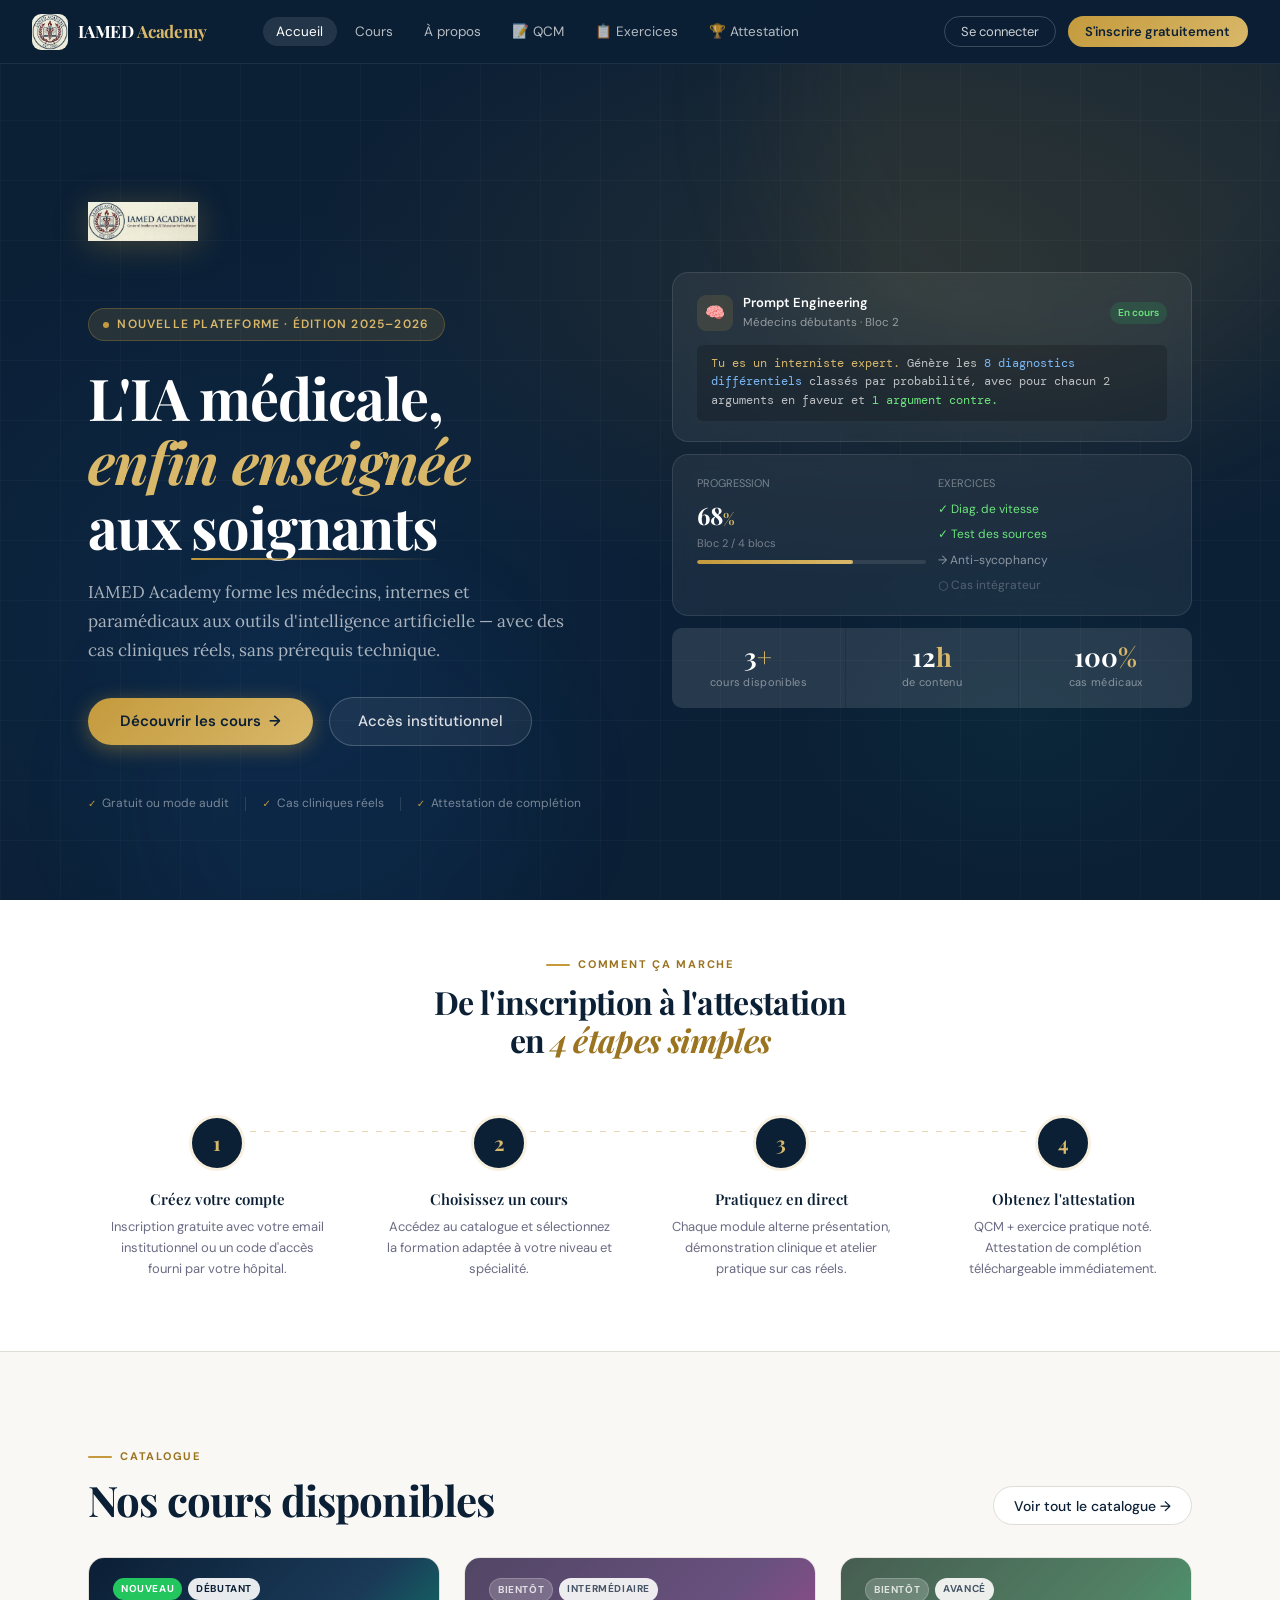
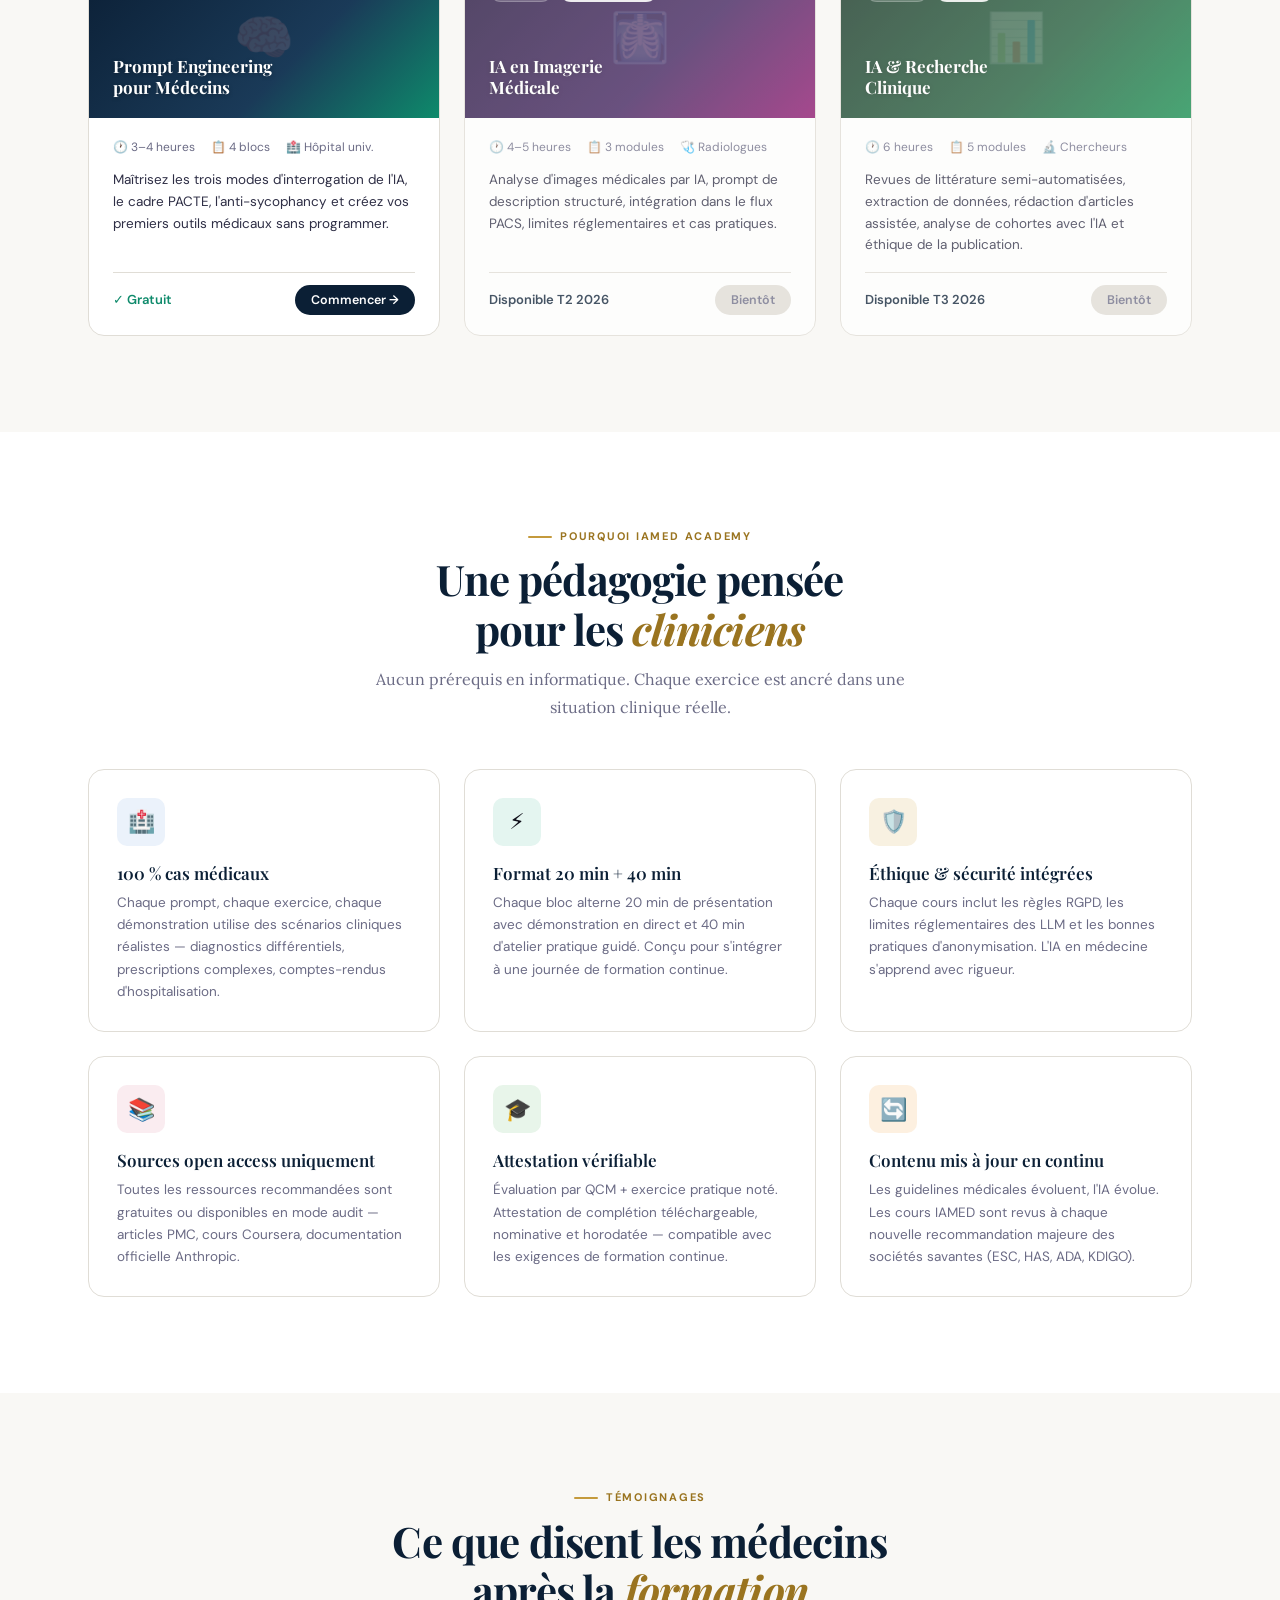
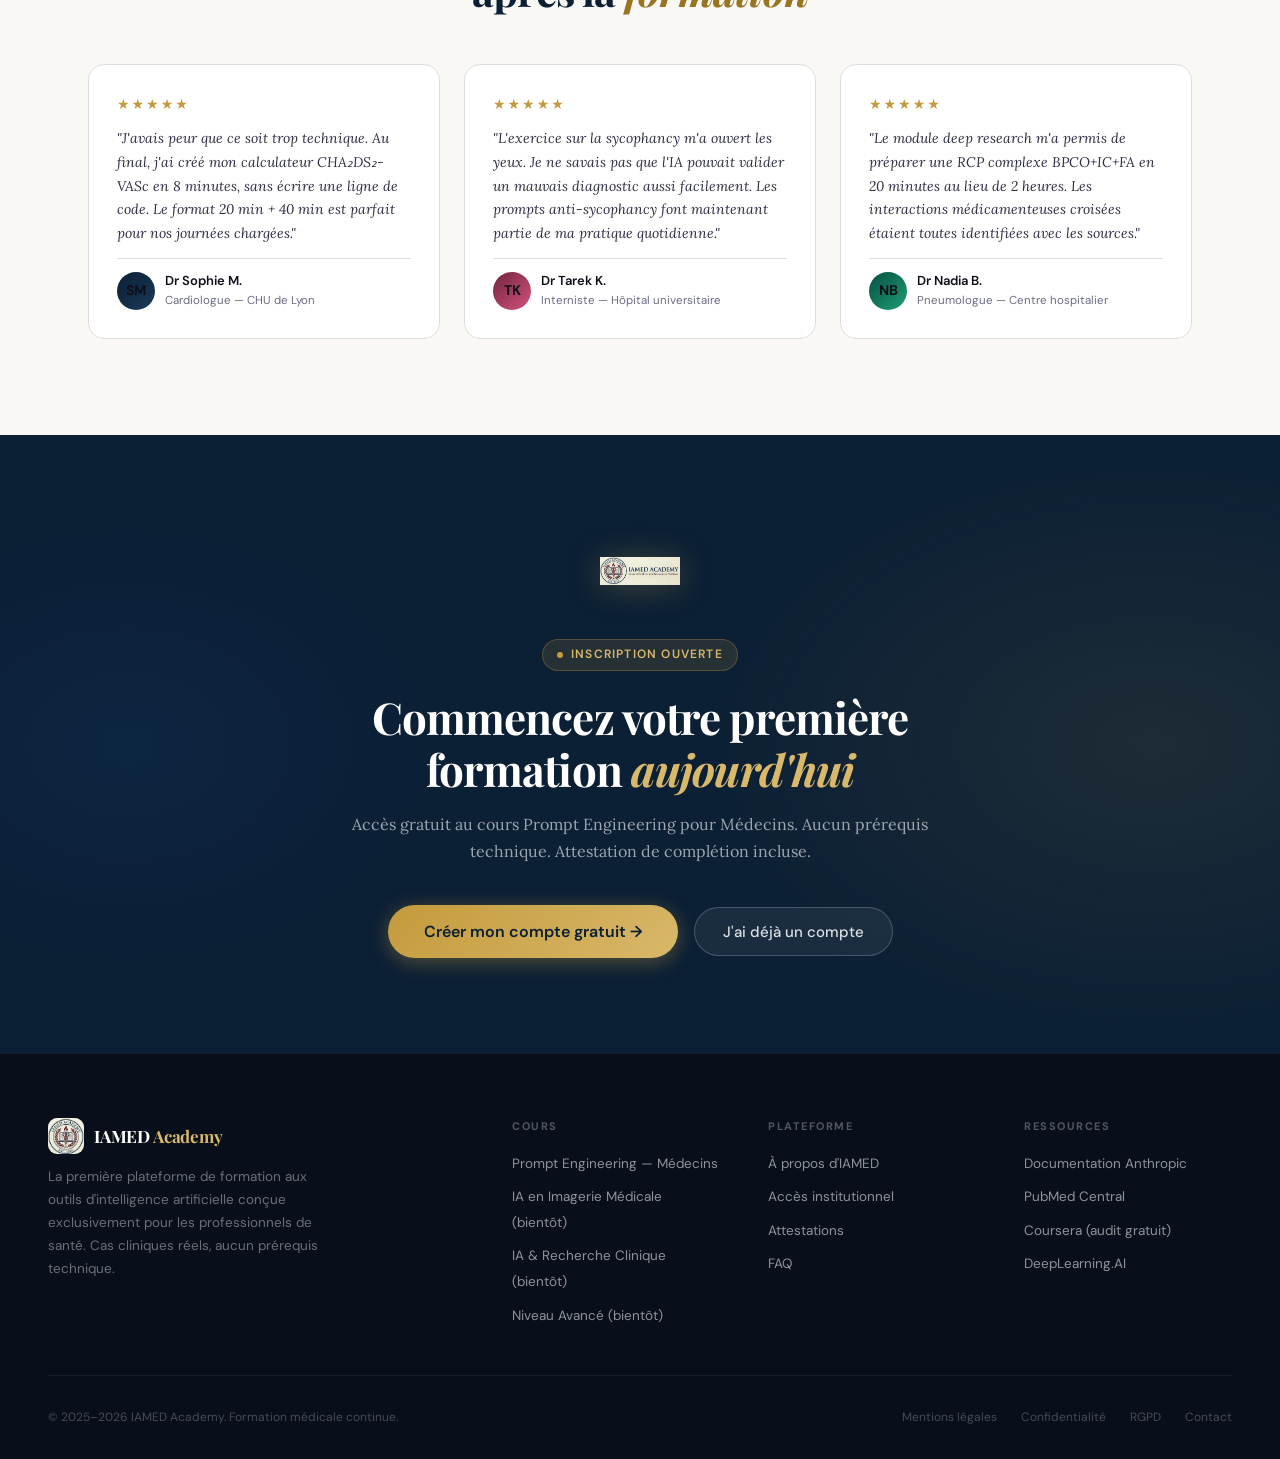
<file: index.html>
<!DOCTYPE html>
<html lang="fr">
<head>
  <meta charset="UTF-8">
  <meta name="viewport" content="width=device-width, initial-scale=1.0">
  <meta name="description" content="IAMED Academy — Centre d'Excellence en IA pour les Professionnels de Santé. Formations en Prompt Engineering médical, sans prérequis technique.">
  <meta name="keywords" content="IA médicale, prompt engineering, formation médecins, intelligence artificielle santé, IAMED Academy">
  <meta property="og:title" content="IAMED Academy — IA pour les Professionnels de Santé">
  <meta property="og:description" content="Maîtrisez l'IA médicale en 3 heures. Cas cliniques réels, attestation de complétion, accès gratuit.">
  <meta property="og:image" content="assets/logo-banner.png">
  <meta property="og:type" content="website">
  <title>IAMED Academy — Centre d'Excellence en IA pour les Professionnels de Santé</title>

  <!-- Favicon -->
  <link rel="icon" type="image/png" href="assets/logo-seal.png">
  <link rel="apple-touch-icon" href="assets/logo-seal.png">

  <!-- Google Fonts -->
  <link rel="preconnect" href="https://fonts.googleapis.com">
  <link rel="preconnect" href="https://fonts.gstatic.com" crossorigin>
  <link href="https://fonts.googleapis.com/css2?family=Playfair+Display:ital,wght@0,400;0,600;0,700;0,900;1,400;1,700&family=DM+Sans:opsz,wght@9..40,300;9..40,400;9..40,500;9..40,600&family=DM+Mono:wght@400;500&family=Lora:ital,wght@0,400;0,500;1,400&display=swap" rel="stylesheet">

  <!-- Styles -->
  <link rel="stylesheet" href="style.css">
</head>
<body>
<!-- ════════════ NAVBAR ════════════ -->
<nav class="navbar">
  <div class="nav-logo" onclick="showPage('home')">
    <img src="assets/logo-seal.png" alt="IAMED Academy" style="width:36px;height:36px;border-radius:9px;object-fit:cover;flex-shrink:0;">
    <div class="nav-logo-text">IAMED <span>Academy</span></div>
  </div>
  <div class="nav-links">
    <button class="nav-link active" id="nav-home" onclick="showPage('home')">Accueil</button>
    <button class="nav-link" id="nav-courses" onclick="showPage('courses')">Cours</button>
    <button class="nav-link" id="nav-about" onclick="showPage('about')">À propos</button>
    <button class="nav-link" id="nav-qcm" onclick="showPage('qcm')">📝 QCM</button>
    <button class="nav-link" id="nav-exercices" onclick="showPage('exercices')">📋 Exercices</button>
    <button class="nav-link" id="nav-certificat" onclick="showPage('certificat')">🏆 Attestation</button>
  </div>
  <div class="nav-right">
    <button class="btn-ghost-nav" onclick="showPage('login')">Se connecter</button>
    <button class="btn-gold-nav" onclick="showPage('signup')">S'inscrire gratuitement</button>
  </div>
</nav>

<!-- ════════════════════════════════════
     PAGE : HOME
════════════════════════════════════ -->
<div class="page active" id="page-home">

  <!-- HERO -->
  <section class="hero">
    <div class="hero-bg"></div>
    <div class="hero-grid"></div>
    <div class="hero-orb hero-orb-1"></div>
    <div class="hero-orb hero-orb-2"></div>

    <div class="hero-inner">
      <div class="hero-left">
        <div style="margin-bottom:1.5rem;">
          <img src="assets/logo-banner.png" alt="IAMED Academy" style="width:110px;height:110px;object-fit:contain;filter:drop-shadow(0 4px 16px rgba(196,154,60,.3));">
        </div>
        <div class="hero-kicker">
          <div class="hero-kicker-dot"></div>
          Nouvelle plateforme · Édition 2025–2026
        </div>
        <h1 class="hero-title">
          L'IA médicale,<br>
          <em>enfin enseignée</em><br>
          aux <span class="line-accent">soignants</span>
        </h1>
        <p class="hero-sub">
          IAMED Academy forme les médecins, internes et paramédicaux aux outils d'intelligence artificielle — avec des cas cliniques réels, sans prérequis technique.
        </p>
        <div class="hero-actions">
          <button class="btn-primary" onclick="showPage('courses')">
            Découvrir les cours
            <span>→</span>
          </button>
          <button class="btn-outline" onclick="showPage('signup')">
            Accès institutionnel
          </button>
        </div>
        <div class="hero-trust">
          <span class="trust-item">Gratuit ou mode audit</span>
          <span class="trust-sep"></span>
          <span class="trust-item">Cas cliniques réels</span>
          <span class="trust-sep"></span>
          <span class="trust-item">Attestation de complétion</span>
        </div>
      </div>

      <div class="hero-visual">
        <!-- Card 1 : Prompt box -->
        <div class="hero-card">
          <div class="hero-card-header">
            <div class="hero-card-icon" style="background:rgba(196,154,60,.15);">🧠</div>
            <div>
              <div class="hero-card-title">Prompt Engineering</div>
              <div class="hero-card-sub">Médecins débutants · Bloc 2</div>
            </div>
            <div class="hero-card-badge" style="background:rgba(34,197,94,.15);color:#6CE67C;">En cours</div>
          </div>
          <div class="hero-card-body"><span class="mono-gold">Tu es un interniste expert.</span>
Génère les <span class="mono-blue">8 diagnostics différentiels</span>
classés par probabilité, avec pour
chacun 2 arguments en faveur et
<span class="mono-green">1 argument contre.</span></div>
        </div>

        <!-- Card 2 : Progress -->
        <div class="hero-card" style="display:grid;grid-template-columns:1fr 1fr;gap:12px;">
          <div>
            <div style="font-size:11px;color:rgba(255,255,255,.4);margin-bottom:4px;">PROGRESSION</div>
            <div style="font-size:24px;font-weight:700;color:#fff;font-family:var(--font-display);">68<span style="color:var(--gold-lt);font-size:16px;">%</span></div>
            <div style="font-size:11px;color:rgba(255,255,255,.4);">Bloc 2 / 4 blocs</div>
            <div style="margin-top:8px;height:4px;background:rgba(255,255,255,.1);border-radius:4px;overflow:hidden;">
              <div style="width:68%;height:100%;background:linear-gradient(90deg,var(--gold),var(--gold-lt));border-radius:4px;"></div>
            </div>
          </div>
          <div style="display:flex;flex-direction:column;gap:6px;">
            <div style="font-size:11px;color:rgba(255,255,255,.4);margin-bottom:2px;">EXERCICES</div>
            <div style="font-size:12px;color:#6CE67C;">✓ Diag. de vitesse</div>
            <div style="font-size:12px;color:#6CE67C;">✓ Test des sources</div>
            <div style="font-size:12px;color:rgba(255,255,255,.5);">→ Anti-sycophancy</div>
            <div style="font-size:12px;color:rgba(255,255,255,.25);">○ Cas intégrateur</div>
          </div>
        </div>

        <!-- Stats -->
        <div class="hero-stats">
          <div class="hero-stat">
            <div class="hero-stat-num">3<span>+</span></div>
            <div class="hero-stat-label">cours disponibles</div>
          </div>
          <div class="hero-stat">
            <div class="hero-stat-num">12<span>h</span></div>
            <div class="hero-stat-label">de contenu</div>
          </div>
          <div class="hero-stat">
            <div class="hero-stat-num">100<span>%</span></div>
            <div class="hero-stat-label">cas médicaux</div>
          </div>
        </div>
      </div>
    </div>
  </section>

  <!-- HOW IT WORKS -->
  <div style="background:var(--white);border-bottom:1px solid var(--rule);">
    <div class="section section-sm" style="padding-top:3.5rem;padding-bottom:3.5rem;">
      <div class="text-center" style="margin-bottom:2.5rem;">
        <div class="section-kicker mx-auto" style="justify-content:center;">Comment ça marche</div>
        <h2 class="section-title" style="font-size:clamp(22px,2.5vw,32px);">De l'inscription à l'attestation<br>en <em>4 étapes simples</em></h2>
      </div>
      <div class="how-grid">
        <div class="how-step">
          <div class="how-num">1</div>
          <div class="how-title">Créez votre compte</div>
          <div class="how-desc">Inscription gratuite avec votre email institutionnel ou un code d'accès fourni par votre hôpital.</div>
        </div>
        <div class="how-step">
          <div class="how-num">2</div>
          <div class="how-title">Choisissez un cours</div>
          <div class="how-desc">Accédez au catalogue et sélectionnez la formation adaptée à votre niveau et spécialité.</div>
        </div>
        <div class="how-step">
          <div class="how-num">3</div>
          <div class="how-title">Pratiquez en direct</div>
          <div class="how-desc">Chaque module alterne présentation, démonstration clinique et atelier pratique sur cas réels.</div>
        </div>
        <div class="how-step">
          <div class="how-num">4</div>
          <div class="how-title">Obtenez l'attestation</div>
          <div class="how-desc">QCM + exercice pratique noté. Attestation de complétion téléchargeable immédiatement.</div>
        </div>
      </div>
    </div>
  </div>

  <!-- COURSES PREVIEW -->
  <div style="background:var(--cream);">
    <div class="section">
      <div style="display:flex;align-items:flex-end;justify-content:space-between;margin-bottom:2rem;flex-wrap:wrap;gap:1rem;">
        <div>
          <div class="section-kicker">Catalogue</div>
          <h2 class="section-title" style="margin-bottom:0;">Nos cours disponibles</h2>
        </div>
        <button class="btn-outline" style="color:var(--navy);border-color:var(--rule);background:var(--white);padding:.6rem 1.25rem;border-radius:var(--radius-full);font-size:14px;font-weight:500;transition:all .15s;" onclick="showPage('courses')">Voir tout le catalogue →</button>
      </div>

      <div class="courses-grid">

        <!-- COURSE 1 — Prompt Engineering (available) -->
        <div class="course-card fade-up" onclick="showPage('course-detail')">
          <div class="course-thumb">
            <div class="course-thumb-bg" style="background:linear-gradient(135deg,#0B1F35 0%,#1A3A58 60%,#0E8A6B 100%);">
              <div class="course-thumb-icon">🧠</div>
            </div>
            <div class="course-thumb-content">
              <div class="course-badges">
                <span class="badge badge-new">Nouveau</span>
                <span class="badge badge-white">Débutant</span>
              </div>
              <div class="course-thumb-title">Prompt Engineering<br>pour Médecins</div>
            </div>
          </div>
          <div class="course-body">
            <div class="course-meta">
              <span class="course-meta-item">🕐 3–4 heures</span>
              <span class="course-meta-item">📋 4 blocs</span>
              <span class="course-meta-item">🏥 Hôpital univ.</span>
            </div>
            <div class="course-desc">Maîtrisez les trois modes d'interrogation de l'IA, le cadre PACTE, l'anti-sycophancy et créez vos premiers outils médicaux sans programmer.</div>
            <div class="course-footer">
              <div class="course-price"><span class="price-free">✓ Gratuit</span></div>
              <button class="btn-card btn-card-primary">Commencer →</button>
            </div>
          </div>
        </div>

        <!-- COURSE 2 — Radiology (coming soon) -->
        <div class="course-card fade-up" style="opacity:.75;">
          <div class="course-thumb">
            <div class="course-thumb-bg" style="background:linear-gradient(135deg,#1A0B35 0%,#3A1A58 60%,#8A0E6B 100%);">
              <div class="course-thumb-icon">🩻</div>
            </div>
            <div class="course-thumb-content">
              <div class="course-badges">
                <span class="badge badge-soon">Bientôt</span>
                <span class="badge badge-white">Intermédiaire</span>
              </div>
              <div class="course-thumb-title">IA en Imagerie<br>Médicale</div>
            </div>
          </div>
          <div class="course-body">
            <div class="course-meta">
              <span class="course-meta-item">🕐 4–5 heures</span>
              <span class="course-meta-item">📋 3 modules</span>
              <span class="course-meta-item">🩺 Radiologues</span>
            </div>
            <div class="course-desc">Analyse d'images médicales par IA, prompt de description structuré, intégration dans le flux PACS, limites réglementaires et cas pratiques.</div>
            <div class="course-footer">
              <div class="course-price">Disponible T2 2026</div>
              <button class="btn-card btn-card-disabled" disabled>Bientôt</button>
            </div>
          </div>
        </div>

        <!-- COURSE 3 — Clinical Research (coming soon) -->
        <div class="course-card fade-up" style="opacity:.75;">
          <div class="course-thumb">
            <div class="course-thumb-bg" style="background:linear-gradient(135deg,#0B2A1A 0%,#1A5835 60%,#0E8A4A 100%);">
              <div class="course-thumb-icon">📊</div>
            </div>
            <div class="course-thumb-content">
              <div class="course-badges">
                <span class="badge badge-soon">Bientôt</span>
                <span class="badge badge-white">Avancé</span>
              </div>
              <div class="course-thumb-title">IA &amp; Recherche<br>Clinique</div>
            </div>
          </div>
          <div class="course-body">
            <div class="course-meta">
              <span class="course-meta-item">🕐 6 heures</span>
              <span class="course-meta-item">📋 5 modules</span>
              <span class="course-meta-item">🔬 Chercheurs</span>
            </div>
            <div class="course-desc">Revues de littérature semi-automatisées, extraction de données, rédaction d'articles assistée, analyse de cohortes avec l'IA et éthique de la publication.</div>
            <div class="course-footer">
              <div class="course-price">Disponible T3 2026</div>
              <button class="btn-card btn-card-disabled" disabled>Bientôt</button>
            </div>
          </div>
        </div>

      </div>
    </div>
  </div>

  <!-- FEATURES -->
  <div style="background:var(--white);">
    <div class="section">
      <div class="text-center" style="margin-bottom:3rem;">
        <div class="section-kicker mx-auto" style="justify-content:center;">Pourquoi IAMED Academy</div>
        <h2 class="section-title">Une pédagogie pensée<br>pour les <em>cliniciens</em></h2>
        <p class="section-sub mx-auto" style="text-align:center;margin-bottom:0;">Aucun prérequis en informatique. Chaque exercice est ancré dans une situation clinique réelle.</p>
      </div>
      <div class="features-grid">
        <div class="feature-card fade-up">
          <div class="feature-icon" style="background:var(--blue-lt);">🏥</div>
          <div class="feature-title">100 % cas médicaux</div>
          <div class="feature-desc">Chaque prompt, chaque exercice, chaque démonstration utilise des scénarios cliniques réalistes — diagnostics différentiels, prescriptions complexes, comptes-rendus d'hospitalisation.</div>
        </div>
        <div class="feature-card fade-up">
          <div class="feature-icon" style="background:var(--teal-lt);">⚡</div>
          <div class="feature-title">Format 20 min + 40 min</div>
          <div class="feature-desc">Chaque bloc alterne 20 min de présentation avec démonstration en direct et 40 min d'atelier pratique guidé. Conçu pour s'intégrer à une journée de formation continue.</div>
        </div>
        <div class="feature-card fade-up">
          <div class="feature-icon" style="background:var(--gold-pale);">🛡️</div>
          <div class="feature-title">Éthique &amp; sécurité intégrées</div>
          <div class="feature-desc">Chaque cours inclut les règles RGPD, les limites réglementaires des LLM et les bonnes pratiques d'anonymisation. L'IA en médecine s'apprend avec rigueur.</div>
        </div>
        <div class="feature-card fade-up">
          <div class="feature-icon" style="background:var(--rose-lt);">📚</div>
          <div class="feature-title">Sources open access uniquement</div>
          <div class="feature-desc">Toutes les ressources recommandées sont gratuites ou disponibles en mode audit — articles PMC, cours Coursera, documentation officielle Anthropic.</div>
        </div>
        <div class="feature-card fade-up">
          <div class="feature-icon" style="background:var(--green-lt);">🎓</div>
          <div class="feature-title">Attestation vérifiable</div>
          <div class="feature-desc">Évaluation par QCM + exercice pratique noté. Attestation de complétion téléchargeable, nominative et horodatée — compatible avec les exigences de formation continue.</div>
        </div>
        <div class="feature-card fade-up">
          <div class="feature-icon" style="background:var(--amber-lt);">🔄</div>
          <div class="feature-title">Contenu mis à jour en continu</div>
          <div class="feature-desc">Les guidelines médicales évoluent, l'IA évolue. Les cours IAMED sont revus à chaque nouvelle recommandation majeure des sociétés savantes (ESC, HAS, ADA, KDIGO).</div>
        </div>
      </div>
    </div>
  </div>

  <!-- TESTIMONIALS -->
  <div style="background:var(--cream);">
    <div class="section">
      <div class="text-center" style="margin-bottom:3rem;">
        <div class="section-kicker mx-auto" style="justify-content:center;">Témoignages</div>
        <h2 class="section-title">Ce que disent les médecins<br>après la <em>formation</em></h2>
      </div>
      <div class="testimonials-grid">
        <div class="testimonial-card fade-up">
          <div class="testimonial-stars">★★★★★</div>
          <div class="testimonial-text">"J'avais peur que ce soit trop technique. Au final, j'ai créé mon calculateur CHA₂DS₂-VASc en 8 minutes, sans écrire une ligne de code. Le format 20 min + 40 min est parfait pour nos journées chargées."</div>
          <div class="testimonial-author">
            <div class="author-avatar" style="background:linear-gradient(135deg,#0B1F35,#1A3A58);">SM</div>
            <div>
              <div class="author-name">Dr Sophie M.</div>
              <div class="author-role">Cardiologue — CHU de Lyon</div>
            </div>
          </div>
        </div>
        <div class="testimonial-card fade-up">
          <div class="testimonial-stars">★★★★★</div>
          <div class="testimonial-text">"L'exercice sur la sycophancy m'a ouvert les yeux. Je ne savais pas que l'IA pouvait valider un mauvais diagnostic aussi facilement. Les prompts anti-sycophancy font maintenant partie de ma pratique quotidienne."</div>
          <div class="testimonial-author">
            <div class="author-avatar" style="background:linear-gradient(135deg,#72243E,#D4537E);">TK</div>
            <div>
              <div class="author-name">Dr Tarek K.</div>
              <div class="author-role">Interniste — Hôpital universitaire</div>
            </div>
          </div>
        </div>
        <div class="testimonial-card fade-up">
          <div class="testimonial-stars">★★★★★</div>
          <div class="testimonial-text">"Le module deep research m'a permis de préparer une RCP complexe BPCO+IC+FA en 20 minutes au lieu de 2 heures. Les interactions médicamenteuses croisées étaient toutes identifiées avec les sources."</div>
          <div class="testimonial-author">
            <div class="author-avatar" style="background:linear-gradient(135deg,#085041,#1D9E75);">NB</div>
            <div>
              <div class="author-name">Dr Nadia B.</div>
              <div class="author-role">Pneumologue — Centre hospitalier</div>
            </div>
          </div>
        </div>
      </div>
    </div>
  </div>

  <!-- CTA -->
  <div class="cta-section">
    <div class="cta-bg"></div>
    <div class="cta-inner">
      <div style="margin-bottom:1.25rem;">
        <img src="assets/logo-banner.png" alt="IAMED Academy" style="width:80px;height:80px;object-fit:contain;filter:drop-shadow(0 2px 16px rgba(196,154,60,.3));">
      </div>
      <div class="hero-kicker" style="justify-content:center;display:inline-flex;margin-bottom:1.25rem;">
        <div class="hero-kicker-dot"></div>
        Inscription ouverte
      </div>
      <h2 class="cta-title">Commencez votre première<br>formation <em>aujourd'hui</em></h2>
      <p class="cta-sub">Accès gratuit au cours Prompt Engineering pour Médecins. Aucun prérequis technique. Attestation de complétion incluse.</p>
      <div class="cta-actions">
        <button class="btn-primary" style="font-size:16px;padding:1rem 2.25rem;" onclick="showPage('signup')">
          Créer mon compte gratuit →
        </button>
        <button class="btn-outline" onclick="showPage('login')">
          J'ai déjà un compte
        </button>
      </div>
    </div>
  </div>

  <!-- FOOTER -->
  <footer class="footer">
    <div class="footer-inner">
      <div class="footer-top">
        <div>
          <div class="nav-logo" style="margin-bottom:.75rem;">
            <img src="assets/logo-seal.png" alt="IAMED Academy" style="width:36px;height:36px;border-radius:9px;object-fit:cover;flex-shrink:0;">
            <div class="nav-logo-text">IAMED <span>Academy</span></div>
          </div>
          <p class="footer-brand-desc">La première plateforme de formation aux outils d'intelligence artificielle conçue exclusivement pour les professionnels de santé. Cas cliniques réels, aucun prérequis technique.</p>
        </div>
        <div>
          <div class="footer-col-title">Cours</div>
          <ul class="footer-links">
            <li><span onclick="showPage('courses')">Prompt Engineering — Médecins</span></li>
            <li><span>IA en Imagerie Médicale (bientôt)</span></li>
            <li><span>IA &amp; Recherche Clinique (bientôt)</span></li>
            <li><span>Niveau Avancé (bientôt)</span></li>
          </ul>
        </div>
        <div>
          <div class="footer-col-title">Plateforme</div>
          <ul class="footer-links">
            <li><span onclick="showPage('about')">À propos d'IAMED</span></li>
            <li><span>Accès institutionnel</span></li>
            <li><span>Attestations</span></li>
            <li><span>FAQ</span></li>
          </ul>
        </div>
        <div>
          <div class="footer-col-title">Ressources</div>
          <ul class="footer-links">
            <li><a href="https://docs.claude.com" target="_blank">Documentation Anthropic</a></li>
            <li><a href="https://www.ncbi.nlm.nih.gov/pmc/" target="_blank">PubMed Central</a></li>
            <li><a href="https://www.coursera.org" target="_blank">Coursera (audit gratuit)</a></li>
            <li><a href="https://www.deeplearning.ai" target="_blank">DeepLearning.AI</a></li>
          </ul>
        </div>
      </div>
      <div class="footer-bottom">
        <div>© 2025–2026 IAMED Academy. Formation médicale continue.</div>
        <div class="footer-bottom-links">
          <span>Mentions légales</span>
          <span>Confidentialité</span>
          <span>RGPD</span>
          <span>Contact</span>
        </div>
      </div>
    </div>
  </footer>

</div><!-- /page-home -->


<!-- ════════════════════════════════════
     PAGE : COURSES
════════════════════════════════════ -->
<div class="page" id="page-courses">

  <div class="courses-page-header">
    <div class="courses-page-header-bg"></div>
    <div class="courses-page-header-inner">
      <div class="hero-kicker" style="display:inline-flex;justify-content:center;margin-bottom:1rem;">
        <div class="hero-kicker-dot"></div>
        Catalogue 2025–2026
      </div>
      <h1 class="courses-page-title">Toutes nos formations</h1>
      <p class="courses-page-sub">Des cours conçus pour la pratique médicale réelle — de l'interne au médecin senior, aucun prérequis technique requis.</p>
    </div>
  </div>

  <div class="courses-filter-bar">
    <button class="filter-tab active" onclick="setFilter(this)">Tous les cours</button>
    <button class="filter-tab" onclick="setFilter(this)">Débutant</button>
    <button class="filter-tab" onclick="setFilter(this)">Intermédiaire</button>
    <button class="filter-tab" onclick="setFilter(this)">Avancé</button>
    <button class="filter-tab" onclick="setFilter(this)">Gratuit</button>
    <button class="filter-tab" onclick="setFilter(this)">Disponibles</button>
  </div>

  <div class="courses-page-grid">

    <!-- COURSE 1 — AVAILABLE -->
    <div class="course-card" onclick="showPage('signup')">
      <div class="course-thumb">
        <div class="course-thumb-bg" style="background:linear-gradient(135deg,#0B1F35 0%,#1A3A58 60%,#0E8A6B 100%);">
          <div class="course-thumb-icon">🧠</div>
        </div>
        <div class="course-thumb-content">
          <div class="course-badges">
            <span class="badge badge-new">Nouveau</span>
            <span class="badge badge-white">Débutant</span>
          </div>
          <div class="course-thumb-title">Prompt Engineering<br>pour Médecins</div>
        </div>
      </div>
      <div class="course-body">
        <div class="course-meta">
          <span class="course-meta-item">🕐 3–4 heures</span>
          <span class="course-meta-item">📋 4 blocs</span>
        </div>
        <div class="course-desc">Maîtrisez les trois modes d'interrogation (connaissance intégrée, web search, deep research), le cadre PACTE, l'anti-sycophancy et créez vos premiers outils cliniques sans programmer.</div>
        <div style="margin-bottom:.75rem;">
          <div style="font-size:11px;font-weight:600;color:var(--ink-lt);margin-bottom:6px;text-transform:uppercase;letter-spacing:.06em;">Ce que vous apprendrez</div>
          <div style="display:flex;flex-direction:column;gap:4px;">
            <div style="font-size:12.5px;color:var(--ink-md);display:flex;align-items:center;gap:6px;"><span style="color:var(--teal);">✓</span> Grille feux tricolores pour évaluer les sources</div>
            <div style="font-size:12.5px;color:var(--ink-md);display:flex;align-items:center;gap:6px;"><span style="color:var(--teal);">✓</span> Prompts anti-sycophancy cliniques</div>
            <div style="font-size:12.5px;color:var(--ink-md);display:flex;align-items:center;gap:6px;"><span style="color:var(--teal);">✓</span> Calculateur de score CHA₂DS₂-VASc en 8 min</div>
          </div>
        </div>
        <div class="course-footer">
          <div class="course-price"><span class="price-free">✓ Accès gratuit</span></div>
          <button class="btn-card btn-card-primary" onclick="event.stopPropagation();showPage('course-detail')">Commencer →</button>
        </div>
      </div>
    </div>

    <!-- COURSE 2 — Collégiens (available) -->
    <div class="course-card" onclick="showPage('signup')">
      <div class="course-thumb">
        <div class="course-thumb-bg" style="background:linear-gradient(135deg,#1A2B0B 0%,#3A5818 60%,#8A6B0E 100%);">
          <div class="course-thumb-icon">🎓</div>
        </div>
        <div class="course-thumb-content">
          <div class="course-badges">
            <span class="badge badge-new">Nouveau</span>
            <span class="badge badge-white">Tous niveaux</span>
          </div>
          <div class="course-thumb-title">IA pour Paramédicaux<br>&amp; Étudiants</div>
        </div>
      </div>
      <div class="course-body">
        <div class="course-meta">
          <span class="course-meta-item">🕐 2–3 heures</span>
          <span class="course-meta-item">📋 3 modules</span>
        </div>
        <div class="course-desc">Une version adaptée du cours Prompt Engineering pour les étudiants en médecine, infirmiers, kinésithérapeutes et autres professionnels de santé en formation.</div>
        <div style="margin-bottom:.75rem;">
          <div style="font-size:11px;font-weight:600;color:var(--ink-lt);margin-bottom:6px;text-transform:uppercase;letter-spacing:.06em;">Ce que vous apprendrez</div>
          <div style="display:flex;flex-direction:column;gap:4px;">
            <div style="font-size:12.5px;color:var(--ink-md);display:flex;align-items:center;gap:6px;"><span style="color:var(--teal);">✓</span> Poser les bonnes questions à l'IA</div>
            <div style="font-size:12.5px;color:var(--ink-md);display:flex;align-items:center;gap:6px;"><span style="color:var(--teal);">✓</span> Vérifier une source médicale</div>
            <div style="font-size:12.5px;color:var(--ink-md);display:flex;align-items:center;gap:6px;"><span style="color:var(--teal);">✓</span> Créer un quiz de révision interactif</div>
          </div>
        </div>
        <div class="course-footer">
          <div class="course-price"><span class="price-free">✓ Accès gratuit</span></div>
          <button class="btn-card btn-card-primary" onclick="event.stopPropagation();showPage('course-detail')">Commencer →</button>
        </div>
      </div>
    </div>

    <!-- COURSE 3 — Imagerie -->
    <div class="course-card" style="opacity:.75;">
      <div class="course-thumb">
        <div class="course-thumb-bg" style="background:linear-gradient(135deg,#1A0B35 0%,#3A1A58 60%,#8A0E6B 100%);">
          <div class="course-thumb-icon">🩻</div>
        </div>
        <div class="course-thumb-content">
          <div class="course-badges">
            <span class="badge badge-soon">Bientôt</span>
            <span class="badge badge-white">Intermédiaire</span>
          </div>
          <div class="course-thumb-title">IA en Imagerie<br>Médicale</div>
        </div>
      </div>
      <div class="course-body">
        <div class="course-meta">
          <span class="course-meta-item">🕐 4–5 heures</span>
          <span class="course-meta-item">🩺 Radiologues</span>
        </div>
        <div class="course-desc">Analyse d'images médicales par IA, prompt de description structuré pour scanner/IRM/RX, intégration dans le flux PACS et limites réglementaires.</div>
        <div class="course-footer">
          <div class="course-price">Disponible T2 2026</div>
          <button class="btn-card btn-card-disabled" disabled>Bientôt</button>
        </div>
      </div>
    </div>

    <!-- COURSE 4 — Recherche -->
    <div class="course-card" style="opacity:.75;">
      <div class="course-thumb">
        <div class="course-thumb-bg" style="background:linear-gradient(135deg,#0B2A1A 0%,#1A5835 60%,#0E8A4A 100%);">
          <div class="course-thumb-icon">📊</div>
        </div>
        <div class="course-thumb-content">
          <div class="course-badges">
            <span class="badge badge-soon">Bientôt</span>
            <span class="badge badge-white">Avancé</span>
          </div>
          <div class="course-thumb-title">IA &amp; Recherche<br>Clinique</div>
        </div>
      </div>
      <div class="course-body">
        <div class="course-meta">
          <span class="course-meta-item">🕐 6 heures</span>
          <span class="course-meta-item">🔬 Chercheurs</span>
        </div>
        <div class="course-desc">Revues de littérature semi-automatisées, extraction de données, rédaction d'articles assistée, analyse de cohortes et éthique de la publication.</div>
        <div class="course-footer">
          <div class="course-price">Disponible T3 2026</div>
          <button class="btn-card btn-card-disabled" disabled>Bientôt</button>
        </div>
      </div>
    </div>

    <!-- COURSE 5 — Urgences -->
    <div class="course-card" style="opacity:.75;">
      <div class="course-thumb">
        <div class="course-thumb-bg" style="background:linear-gradient(135deg,#350B0B 0%,#581A1A 60%,#8A3A0E 100%);">
          <div class="course-thumb-icon">🚨</div>
        </div>
        <div class="course-thumb-content">
          <div class="course-badges">
            <span class="badge badge-soon">Bientôt</span>
            <span class="badge badge-white">Intermédiaire</span>
          </div>
          <div class="course-thumb-title">IA aux Urgences<br>&amp; Réanimation</div>
        </div>
      </div>
      <div class="course-body">
        <div class="course-meta">
          <span class="course-meta-item">🕐 3 heures</span>
          <span class="course-meta-item">🏥 Urgentistes</span>
        </div>
        <div class="course-desc">Aide à la décision en situation d'urgence, scores de triage assistés, protocoles d'antibiothérapie et préparation de transmissions structurées.</div>
        <div class="course-footer">
          <div class="course-price">Disponible T3 2026</div>
          <button class="btn-card btn-card-disabled" disabled>Bientôt</button>
        </div>
      </div>
    </div>

    <!-- COURSE 6 — Niveau Avancé -->
    <div class="course-card" style="opacity:.75;">
      <div class="course-thumb">
        <div class="course-thumb-bg" style="background:linear-gradient(135deg,#1A1A0B 0%,#3A3818 60%,#6A8A0E 100%);">
          <div class="course-thumb-icon">⚡</div>
        </div>
        <div class="course-thumb-content">
          <div class="course-badges">
            <span class="badge badge-soon">Bientôt</span>
            <span class="badge badge-gold">Niveau Avancé</span>
          </div>
          <div class="course-thumb-title">Prompt Engineering<br>Niveau Avancé</div>
        </div>
      </div>
      <div class="course-body">
        <div class="course-meta">
          <span class="course-meta-item">🕐 4–5 heures</span>
          <span class="course-meta-item">📋 3 axes</span>
        </div>
        <div class="course-desc">Few-shot prompting, prompts système, intégration dans le flux hospitalier, revues de littérature semi-automatisées et outils départementaux. Prérequis : niveau débutant validé.</div>
        <div class="course-footer">
          <div class="course-price">Disponible T4 2026</div>
          <button class="btn-card btn-card-disabled" disabled>Bientôt</button>
        </div>
      </div>
    </div>

  </div>

  <!-- CTA mini -->
  <div style="background:var(--navy-pale);border-top:1px solid var(--rule);padding:3rem;text-align:center;">
    <div style="max-width:540px;margin:0 auto;">
      <h3 style="font-family:var(--font-display);font-size:22px;color:var(--navy);margin-bottom:.5rem;">Votre hôpital veut accéder à tous les cours ?</h3>
      <p style="font-size:14px;color:var(--ink-lt);margin-bottom:1.25rem;">Contactez-nous pour un accès institutionnel — jusqu'à 500 soignants, suivi de progression centralisé et sessions en présentiel sur site.</p>
      <button class="btn-primary" style="margin:0 auto;" onclick="showToast('📧 Demande envoyée ! Notre équipe vous contacte dans 48h.')">Demander un accès institutionnel →</button>
    </div>
  </div>

  <!-- Footer minimal -->
  <div style="background:#080F1A;padding:1.5rem 3rem;text-align:center;">
    <div style="font-size:12px;color:rgba(255,255,255,.25);">© 2025–2026 IAMED Academy · <span style="cursor:pointer;" onclick="showPage('home')">Accueil</span> · <span style="cursor:pointer;" onclick="showPage('about')">À propos</span></div>
  </div>

</div><!-- /page-courses -->


<!-- ════════════════════════════════════
     PAGE : ABOUT
════════════════════════════════════ -->
<div class="page" id="page-about">

  <div class="about-hero">
    <div class="about-hero-bg"></div>
    <div class="about-hero-inner">
      <div style="margin-bottom:1.5rem;">
        <img src="assets/logo-banner.png" alt="IAMED Academy" style="width:120px;height:120px;object-fit:contain;filter:drop-shadow(0 4px 24px rgba(196,154,60,.25));">
      </div>
      <div class="hero-kicker" style="display:inline-flex;justify-content:center;margin-bottom:1rem;">
        <div class="hero-kicker-dot"></div>
        Notre mission
      </div>
      <h1 class="about-hero-title">Former les soignants<br>à l'IA <em>responsable</em></h1>
      <p class="about-hero-sub">IAMED Academy est née d'une conviction : l'intelligence artificielle en médecine ne peut être efficace et sûre que si les médecins eux-mêmes en maîtrisent les outils, les limites et l'éthique.</p>
    </div>
  </div>

  <div class="about-mission">
    <div class="about-mission-text">
      <div class="section-kicker" style="margin-bottom:.75rem;">Notre vision</div>
      <h2 class="section-title" style="font-size:clamp(24px,3vw,36px);margin-bottom:1.25rem;">L'IA médicale ne remplacera<br>pas les médecins.<br><em>Les médecins formés à l'IA</em><br>remplaceront ceux qui ne le sont pas.</h2>
      <p>IAMED Academy forme les professionnels de santé aux outils d'intelligence artificielle générative — non pas pour remplacer leur jugement clinique, mais pour amplifier leur expertise et libérer du temps pour ce qui ne peut être délégué : la relation de soin.</p>
      <p>Chaque formation est ancrée dans des situations cliniques réelles, construite avec des praticiens, et mise à jour à chaque évolution majeure des recommandations médicales et des modèles d'IA.</p>
      <p>Notre engagement : aucune formation IAMED ne sera jamais abstraite. Chaque concept s'apprend sur un cas patient, chaque outil est testé en contexte hospitalier réel.</p>
    </div>
    <div class="about-values">
      <div class="value-card">
        <div class="value-icon">🎯</div>
        <div class="value-title">Praticité avant tout</div>
        <div class="value-desc">Chaque prompt enseigné est immédiatement utilisable le lendemain en consultation.</div>
      </div>
      <div class="value-card">
        <div class="value-icon">🛡️</div>
        <div class="value-title">Rigueur éthique</div>
        <div class="value-desc">RGPD, anonymisation, limites réglementaires : intégrés dans chaque module, pas en annexe.</div>
      </div>
      <div class="value-card">
        <div class="value-icon">🔬</div>
        <div class="value-title">Fondements scientifiques</div>
        <div class="value-desc">Sources open access uniquement. Chaque affirmation est étayée par la littérature médicale.</div>
      </div>
      <div class="value-card">
        <div class="value-icon">🌍</div>
        <div class="value-title">Accessibilité universelle</div>
        <div class="value-desc">Gratuit ou en mode audit. L'accès à la formation en IA médicale ne doit pas dépendre des ressources.</div>
      </div>
    </div>
  </div>

  <!-- TEAM -->
  <div class="team-section">
    <div class="team-inner">
      <div style="margin-bottom:0;">
        <div class="section-kicker">L'équipe</div>
        <h2 class="section-title">Conçu par des <em>praticiens</em><br>pour des praticiens</h2>
        <p style="font-size:14px;color:var(--ink-lt);max-width:500px;margin-bottom:0;">Notre équipe réunit médecins, formateurs et experts en pédagogie médicale — tous convaincus que la formation à l'IA doit rester ancrée dans la clinique.</p>
      </div>
      <div class="team-grid">
        <div class="team-card">
          <div class="team-avatar" style="background:linear-gradient(135deg,#0B1F35,#1D9E75);">DR</div>
          <div class="team-name">Dr Responsable Pédagogique</div>
          <div class="team-role">Directeur de la formation</div>
          <div class="team-spec">Médecine interne · Hôpital universitaire</div>
        </div>
        <div class="team-card">
          <div class="team-avatar" style="background:linear-gradient(135deg,#72243E,#D4537E);">EC</div>
          <div class="team-name">Expert Contenu</div>
          <div class="team-role">Responsable scientifique</div>
          <div class="team-spec">Prompt engineering médical · IA clinique</div>
        </div>
        <div class="team-card">
          <div class="team-avatar" style="background:linear-gradient(135deg,#085041,#1D9E75);">CP</div>
          <div class="team-name">Coordinatrice Pédagogique</div>
          <div class="team-role">Ingénierie de formation</div>
          <div class="team-spec">Formation continue · DPC</div>
        </div>
        <div class="team-card">
          <div class="team-avatar" style="background:linear-gradient(135deg,#633806,#BA7517);">RE</div>
          <div class="team-name">Responsable Éthique & Réglementation</div>
          <div class="team-role">Conseil juridique</div>
          <div class="team-spec">RGPD santé · Droit médical</div>
        </div>
      </div>
    </div>
  </div>

  <!-- Numbers -->
  <div style="background:var(--navy);padding:4rem 3rem;">
    <div style="max-width:1200px;margin:0 auto;display:grid;grid-template-columns:repeat(4,1fr);gap:1px;background:rgba(255,255,255,.08);border-radius:var(--radius-lg);overflow:hidden;">
      <div style="background:rgba(255,255,255,.03);padding:2rem;text-align:center;">
        <div style="font-family:var(--font-display);font-size:42px;font-weight:700;color:var(--white);margin-bottom:4px;">2<span style="color:var(--gold-lt);">+</span></div>
        <div style="font-size:13px;color:rgba(255,255,255,.45);">Cours disponibles</div>
      </div>
      <div style="background:rgba(255,255,255,.03);padding:2rem;text-align:center;">
        <div style="font-family:var(--font-display);font-size:42px;font-weight:700;color:var(--white);margin-bottom:4px;">12<span style="color:var(--gold-lt);">h</span></div>
        <div style="font-size:13px;color:rgba(255,255,255,.45);">de contenu médical</div>
      </div>
      <div style="background:rgba(255,255,255,.03);padding:2rem;text-align:center;">
        <div style="font-family:var(--font-display);font-size:42px;font-weight:700;color:var(--white);margin-bottom:4px;">100<span style="color:var(--gold-lt);">%</span></div>
        <div style="font-size:13px;color:rgba(255,255,255,.45);">cas cliniques réels</div>
      </div>
      <div style="background:rgba(255,255,255,.03);padding:2rem;text-align:center;">
        <div style="font-family:var(--font-display);font-size:42px;font-weight:700;color:var(--white);margin-bottom:4px;">0<span style="color:var(--gold-lt);">€</span></div>
        <div style="font-size:13px;color:rgba(255,255,255,.45);">pour commencer</div>
      </div>
    </div>
  </div>

  <!-- Footer minimal -->
  <div style="background:#080F1A;padding:1.5rem 3rem;text-align:center;">
    <div style="font-size:12px;color:rgba(255,255,255,.25);">© 2025–2026 IAMED Academy · <span style="cursor:pointer;" onclick="showPage('home')">Accueil</span> · <span style="cursor:pointer;" onclick="showPage('courses')">Cours</span></div>
  </div>

</div><!-- /page-about -->


<!-- ════════════════════════════════════
     PAGE : LOGIN
════════════════════════════════════ -->
<div class="page" id="page-login">
  <div class="auth-page">
    <div class="auth-left">
      <div class="auth-left-bg"></div>
      <div class="auth-left-content">
        <div class="nav-logo" style="margin-bottom:2rem;" onclick="showPage('home')">
          <img src="assets/logo-seal.png" alt="IAMED Academy" style="width:36px;height:36px;border-radius:9px;object-fit:cover;flex-shrink:0;">
          <div class="nav-logo-text">IAMED <span>Academy</span></div>
        </div>
        <h2 class="auth-left-title">Reprenez là<br>où vous vous<br>étiez <em>arrêté</em></h2>
        <p class="auth-left-sub">Votre progression, vos notes et vos attestations vous attendent.</p>
        <ul class="auth-benefits">
          <li>Suivi de progression par bloc et par module</li>
          <li>Accès aux fiches exercices imprimables</li>
          <li>Téléchargement de vos attestations</li>
          <li>Historique de vos prompts favoris</li>
        </ul>
      </div>
    </div>
    <div class="auth-right">
      <div class="auth-form-box">
        <h2 class="auth-form-title">Connexion</h2>
        <p class="auth-form-sub">Pas encore de compte ? <span onclick="showPage('signup')">S'inscrire gratuitement →</span></p>

        <div class="form-field">
          <label class="form-label">Adresse email</label>
          <input class="form-input" type="email" placeholder="prenom.nom@hopital.fr">
        </div>
        <div class="form-field">
          <label class="form-label">Mot de passe</label>
          <input class="form-input" type="password" placeholder="••••••••">
        </div>

        <div style="display:flex;justify-content:space-between;align-items:center;margin-top:-.25rem;margin-bottom:.5rem;">
          <label style="display:flex;align-items:center;gap:6px;font-size:13px;color:var(--ink-lt);cursor:pointer;">
            <input type="checkbox" style="accent-color:var(--navy);"> Se souvenir de moi
          </label>
          <span style="font-size:13px;color:var(--gold-deep);cursor:pointer;">Mot de passe oublié ?</span>
        </div>

        <button class="btn-form" onclick="showToast('✅ Connexion réussie ! Bienvenue sur IAMED Academy.')">Se connecter</button>

        <div class="form-divider">ou continuer avec</div>

        <button class="btn-oauth" onclick="showToast('🔗 Connexion institutionnelle en cours...')">
          🏥 Email institutionnel (SSO)
        </button>
      </div>
    </div>
  </div>
</div><!-- /page-login -->


<!-- ════════════════════════════════════
     PAGE : SIGNUP
════════════════════════════════════ -->
<div class="page" id="page-signup">
  <div class="auth-page">
    <div class="auth-left">
      <div class="auth-left-bg"></div>
      <div class="auth-left-content">
        <div class="nav-logo" style="margin-bottom:2rem;" onclick="showPage('home')">
          <img src="assets/logo-seal.png" alt="IAMED Academy" style="width:36px;height:36px;border-radius:9px;object-fit:cover;flex-shrink:0;">
          <div class="nav-logo-text">IAMED <span>Academy</span></div>
        </div>
        <h2 class="auth-left-title">Commencez<br>votre formation<br><em>aujourd'hui</em></h2>
        <p class="auth-left-sub">Accès gratuit. Aucun prérequis technique. Attestation de complétion incluse.</p>
        <ul class="auth-benefits">
          <li>Cours Prompt Engineering — Médecins disponible immédiatement</li>
          <li>Fiches exercices et manuel PDF téléchargeables</li>
          <li>QCM d'évaluation et attestation de complétion</li>
          <li>Accès au carnet d'exercices interactif</li>
          <li>Notifications lors des mises à jour de guidelines</li>
        </ul>
      </div>
    </div>
    <div class="auth-right">
      <div class="auth-form-box">
        <h2 class="auth-form-title">Créer mon compte</h2>
        <p class="auth-form-sub">Déjà inscrit ? <span onclick="showPage('login')">Se connecter →</span></p>

        <div class="access-code-box">
          💡 Votre hôpital vous a fourni un code d'accès ? Saisissez-le ci-dessous pour un accès institutionnel complet.
        </div>

        <div class="form-field">
          <label class="form-label">Code d'accès institutionnel (optionnel)</label>
          <input class="form-input" type="text" placeholder="ex : HOPITAL-2026">
        </div>

        <div class="form-row">
          <div class="form-field" style="margin-bottom:0;">
            <label class="form-label">Prénom</label>
            <input class="form-input" type="text" placeholder="Sophie">
          </div>
          <div class="form-field" style="margin-bottom:0;">
            <label class="form-label">Nom</label>
            <input class="form-input" type="text" placeholder="Martin">
          </div>
        </div>
        <div style="margin-bottom:1rem;"></div>

        <div class="form-field">
          <label class="form-label">Email professionnel</label>
          <input class="form-input" type="email" placeholder="prenom.nom@hopital.fr">
        </div>

        <div class="form-row">
          <div class="form-field" style="margin-bottom:0;">
            <label class="form-label">Profession</label>
            <select class="form-select">
              <option value="">Sélectionner...</option>
              <option>Médecin généraliste</option>
              <option>Médecin spécialiste</option>
              <option>Interne / Résident</option>
              <option>Infirmier(ère)</option>
              <option>Étudiant en médecine</option>
              <option>Autre professionnel de santé</option>
            </select>
          </div>
          <div class="form-field" style="margin-bottom:0;">
            <label class="form-label">Établissement</label>
            <input class="form-input" type="text" placeholder="CHU de...">
          </div>
        </div>
        <div style="margin-bottom:1rem;"></div>

        <div class="form-field">
          <label class="form-label">Mot de passe</label>
          <input class="form-input" type="password" placeholder="8 caractères minimum">
        </div>

        <div style="margin-bottom:1rem;">
          <label style="display:flex;align-items:flex-start;gap:8px;font-size:12.5px;color:var(--ink-lt);cursor:pointer;line-height:1.5;">
            <input type="checkbox" style="accent-color:var(--navy);margin-top:2px;flex-shrink:0;">
            J'accepte les conditions d'utilisation et la politique de confidentialité. Je comprends que les données patients ne doivent jamais être saisies sur la plateforme.
          </label>
        </div>

        <button class="btn-form" onclick="showToast('🎉 Compte créé ! Vérifiez votre email pour activer votre accès.')">Créer mon compte gratuit</button>

        <div style="font-size:11.5px;color:var(--ink-lt);text-align:center;margin-top:1rem;line-height:1.5;">
          En créant un compte, vous confirmez être un professionnel de santé ou un étudiant dans ce domaine.
        </div>
      </div>
    </div>
  </div>
</div><!-- /page-signup -->



<!-- ════════════════════════════════════
     PAGE : COURSE DETAIL
════════════════════════════════════ -->
<div class="page" id="page-course-detail">

  <!-- COURSE HERO -->
  <div style="background:var(--navy);padding:5rem 3rem 0;position:relative;overflow:hidden;">
    <div style="position:absolute;inset:0;background:radial-gradient(ellipse 60% 80% at 80% 50%,rgba(196,154,60,.1) 0%,transparent 60%),radial-gradient(ellipse 40% 60% at 10% 50%,rgba(14,138,107,.08) 0%,transparent 60%);"></div>
    <div style="max-width:1200px;margin:0 auto;position:relative;z-index:2;display:grid;grid-template-columns:1fr 380px;gap:4rem;align-items:start;">
      <div>
        <div style="display:flex;gap:8px;flex-wrap:wrap;margin-bottom:1.25rem;">
          <span class="badge badge-new">Nouveau</span>
          <span class="badge badge-white">Débutant</span>
          <span style="background:rgba(255,255,255,.1);color:rgba(255,255,255,.7);font-size:11px;font-weight:600;padding:3px 10px;border-radius:999px;">Mise à jour : mai 2026</span>
        </div>
        <h1 style="font-family:var(--font-display);font-size:clamp(28px,4vw,46px);font-weight:700;color:#fff;line-height:1.15;letter-spacing:-.02em;margin-bottom:1rem;">Prompt Engineering<br>pour <span style="font-style:italic;color:var(--gold-lt);">Médecins</span></h1>
        <p style="font-family:var(--font-serif);font-size:16px;color:rgba(255,255,255,.65);line-height:1.7;max-width:560px;margin-bottom:1.5rem;">Le guide de référence complet — des fondements de l'IA à la création de vos premiers outils cliniques, sans compétence technique requise.</p>
        <div style="display:flex;gap:2rem;flex-wrap:wrap;font-size:13px;color:rgba(255,255,255,.55);margin-bottom:2rem;">
          <span>⭐ <strong style="color:#fff;">4.9</strong> / 5</span>
          <span>👥 <strong style="color:#fff;">248</strong> inscrits</span>
          <span>🕐 <strong style="color:#fff;">3–4 heures</strong></span>
          <span>📋 <strong style="color:#fff;">4 blocs</strong> · 16 exercices</span>
          <span>🏥 <strong style="color:#fff;">Hôpital universitaire</strong></span>
        </div>
        <div style="display:flex;gap:8px;align-items:center;font-size:13px;color:rgba(255,255,255,.5);">
          <div style="width:32px;height:32px;border-radius:50%;background:linear-gradient(135deg,var(--gold),var(--gold-lt));display:flex;align-items:center;justify-content:center;font-weight:700;color:var(--navy);font-size:13px;flex-shrink:0;">DR</div>
          Créé par <strong style="color:rgba(255,255,255,.8);margin-left:4px;">Dr Responsable Pédagogique</strong> · Médecine interne, Hôpital universitaire
        </div>
      </div>
      <!-- STICKY CARD -->
      <div style="background:#fff;border-radius:var(--radius-lg);box-shadow:var(--shadow-xl);overflow:hidden;margin-top:-1rem;">
        <div style="height:180px;background:linear-gradient(135deg,#0B1F35 0%,#1A3A58 60%,#0E8A6B 100%);display:flex;align-items:center;justify-content:center;font-size:64px;opacity:.6;">🧠</div>
        <div style="padding:1.5rem;">
          <div style="font-size:22px;font-weight:700;color:var(--teal);margin-bottom:.25rem;">Accès gratuit</div>
          <div style="font-size:13px;color:var(--ink-lt);margin-bottom:1.25rem;">Incluant : manuel PDF, fiches exercices, attestation</div>
          <button class="btn-primary" style="width:100%;justify-content:center;font-size:15px;margin-bottom:.75rem;" onclick="showPage('signup')">S'inscrire gratuitement →</button>
          <button class="btn-outline" style="width:100%;justify-content:center;color:var(--navy);border-color:var(--rule);background:none;" onclick="showPage('dashboard')">Démo — accès direct</button>
          <div style="margin-top:1.25rem;padding-top:1.25rem;border-top:1px solid var(--rule);">
            <div style="font-size:11px;font-weight:700;text-transform:uppercase;letter-spacing:.1em;color:var(--ink-lt);margin-bottom:.6rem;">Ce cours inclut</div>
            <div style="display:flex;flex-direction:column;gap:6px;">
              <div style="font-size:12.5px;color:var(--ink-md);display:flex;gap:8px;"><span>📋</span>4 blocs · 20 min présentation + 40 min atelier</div>
              <div style="font-size:12.5px;color:var(--ink-md);display:flex;gap:8px;"><span>📄</span>Manuel de référence PDF (85 Ko)</div>
              <div style="font-size:12.5px;color:var(--ink-md);display:flex;gap:8px;"><span>🎯</span>16 fiches exercices imprimables</div>
              <div style="font-size:12.5px;color:var(--ink-md);display:flex;gap:8px;"><span>🧪</span>QCM d'évaluation 20 questions</div>
              <div style="font-size:12.5px;color:var(--ink-md);display:flex;gap:8px;"><span>🏆</span>Attestation de complétion nominative</div>
              <div style="font-size:12.5px;color:var(--ink-md);display:flex;gap:8px;"><span>♾️</span>Accès illimité + mises à jour incluses</div>
            </div>
          </div>
        </div>
      </div>
    </div>
  </div>

  <!-- NAV TABS -->
  <div style="background:#fff;border-bottom:1px solid var(--rule);position:sticky;top:64px;z-index:50;">
    <div style="max-width:1200px;margin:0 auto;padding:0 3rem;display:flex;gap:0;overflow-x:auto;">
      <button class="filter-tab active" onclick="setFilter(this)">Aperçu</button>
      <button class="filter-tab" onclick="setFilter(this)">Programme</button>
      <button class="filter-tab" onclick="setFilter(this)">Ressources</button>
      <button class="filter-tab" onclick="setFilter(this)">Évaluations</button>
    </div>
  </div>

  <!-- BODY -->
  <div style="max-width:1200px;margin:0 auto;padding:3rem;display:grid;grid-template-columns:1fr 380px;gap:3rem;">

    <div>
      <!-- WHAT YOU LEARN -->
      <div style="background:#fff;border:1px solid var(--rule);border-radius:var(--radius-lg);padding:1.75rem;margin-bottom:1.5rem;">
        <h2 style="font-family:var(--font-display);font-size:20px;font-weight:600;color:var(--navy);margin-bottom:1.25rem;">Ce que vous allez apprendre</h2>
        <div style="display:grid;grid-template-columns:1fr 1fr;gap:8px;">
          <div style="display:flex;gap:10px;font-size:13px;color:var(--ink-md);line-height:1.5;"><span style="color:var(--teal);font-size:16px;flex-shrink:0;margin-top:-1px;">✓</span>Maîtriser les trois modes d'interrogation : connaissance intégrée, web search, deep research</div>
          <div style="display:flex;gap:10px;font-size:13px;color:var(--ink-md);line-height:1.5;"><span style="color:var(--teal);font-size:16px;flex-shrink:0;margin-top:-1px;">✓</span>Évaluer la fiabilité d'une source avec la grille feux tricolores</div>
          <div style="display:flex;gap:10px;font-size:13px;color:var(--ink-md);line-height:1.5;"><span style="color:var(--teal);font-size:16px;flex-shrink:0;margin-top:-1px;">✓</span>Structurer un prompt complexe avec le cadre PACTE (Persona, Action, Contexte, Ton, Exemples)</div>
          <div style="display:flex;gap:10px;font-size:13px;color:var(--ink-md);line-height:1.5;"><span style="color:var(--teal);font-size:16px;flex-shrink:0;margin-top:-1px;">✓</span>Détecter et corriger la sycophancy de l'IA dans les diagnostics différentiels</div>
          <div style="display:flex;gap:10px;font-size:13px;color:var(--ink-md);line-height:1.5;"><span style="color:var(--teal);font-size:16px;flex-shrink:0;margin-top:-1px;">✓</span>Analyser un tableau de données biologiques en 30 secondes</div>
          <div style="display:flex;gap:10px;font-size:13px;color:var(--ink-md);line-height:1.5;"><span style="color:var(--teal);font-size:16px;flex-shrink:0;margin-top:-1px;">✓</span>Créer un calculateur de score CHA₂DS₂-VASc fonctionnel sans programmer</div>
        </div>
      </div>

      <!-- PROGRAMME -->
      <div style="background:#fff;border:1px solid var(--rule);border-radius:var(--radius-lg);overflow:hidden;margin-bottom:1.5rem;">
        <div style="padding:1.25rem 1.75rem;border-bottom:1px solid var(--rule);">
          <h2 style="font-family:var(--font-display);font-size:20px;font-weight:600;color:var(--navy);">Programme détaillé</h2>
        </div>
        <!-- BLOC 0 -->
        <div style="border-bottom:1px solid var(--rule);">
          <div style="padding:1rem 1.75rem;display:flex;align-items:center;gap:12px;cursor:pointer;background:var(--navy-pale);" onclick="toggleBloc(this)">
            <div style="width:28px;height:28px;border-radius:50%;background:var(--navy);color:#fff;display:flex;align-items:center;justify-content:center;font-size:12px;font-weight:700;flex-shrink:0;">0</div>
            <div style="flex:1;"><div style="font-size:14px;font-weight:600;color:var(--navy);">Introduction — Cadrage général</div><div style="font-size:12px;color:var(--ink-lt);">15 min · Avant le Bloc 1</div></div>
            <span style="color:var(--ink-lt);font-size:18px;transition:transform .2s;" class="chevron">›</span>
          </div>
          <div class="bloc-content" style="display:none;padding:.75rem 1.75rem 1rem;background:var(--cream);">
            <div style="display:flex;flex-direction:column;gap:6px;">
              <div style="font-size:13px;color:var(--ink-md);display:flex;gap:8px;padding:.4rem 0;border-bottom:.5px solid var(--rule);"><span style="font-size:16px;">🎯</span>Pourquoi ce cours aujourd'hui — chiffres d'impact</div>
              <div style="font-size:13px;color:var(--ink-md);display:flex;gap:8px;padding:.4rem 0;border-bottom:.5px solid var(--rule);"><span style="font-size:16px;">⚠️</span>Les trois risques : hallucination, sycophancy, sources non vérifiées</div>
              <div style="font-size:13px;color:var(--ink-md);display:flex;gap:8px;padding:.4rem 0;"><span style="font-size:16px;">🔺</span>Le triangle des trois modes d'interrogation</div>
            </div>
          </div>
        </div>
        <!-- BLOC 1 -->
        <div style="border-bottom:1px solid var(--rule);">
          <div style="padding:1rem 1.75rem;display:flex;align-items:center;gap:12px;cursor:pointer;" onclick="toggleBloc(this)" style="background:#fff;">
            <div style="width:28px;height:28px;border-radius:50%;background:#1A4A80;color:#fff;display:flex;align-items:center;justify-content:center;font-size:12px;font-weight:700;flex-shrink:0;">1</div>
            <div style="flex:1;"><div style="font-size:14px;font-weight:600;color:var(--navy);">Bloc 1 — Trouver l'information juste</div><div style="font-size:12px;color:var(--ink-lt);">60 min · 20 min présentation + 40 min atelier · 4 exercices</div></div>
            <span style="color:var(--ink-lt);font-size:18px;" class="chevron">›</span>
          </div>
          <div class="bloc-content" style="display:none;padding:.75rem 1.75rem 1rem;background:var(--cream);">
            <div style="font-size:11px;font-weight:700;text-transform:uppercase;letter-spacing:.08em;color:var(--ink-lt);margin-bottom:8px;">Présentation</div>
            <div style="display:flex;flex-direction:column;gap:6px;margin-bottom:1rem;">
              <div style="font-size:13px;color:var(--ink-md);display:flex;gap:8px;padding:.35rem 0;border-bottom:.5px solid var(--rule);"><span>🔍</span>Les 3 modes en pratique clinique — tableau comparatif</div>
              <div style="font-size:13px;color:var(--ink-md);display:flex;gap:8px;padding:.35rem 0;border-bottom:.5px solid var(--rule);"><span>🚦</span>Grille feux tricolores — évaluer une source en 30 secondes</div>
              <div style="font-size:13px;color:var(--ink-md);display:flex;gap:8px;padding:.35rem 0;border-bottom:.5px solid var(--rule);"><span>🏗️</span>Anatomie d'un bon prompt médical — les 3 éléments</div>
              <div style="font-size:13px;color:var(--ink-md);display:flex;gap:8px;padding:.35rem 0;"><span>🧪</span>Réflexe anti-hallucination — données PMC 2025</div>
            </div>
            <div style="font-size:11px;font-weight:700;text-transform:uppercase;letter-spacing:.08em;color:var(--ink-lt);margin-bottom:8px;">Exercices atelier</div>
            <div style="display:flex;flex-direction:column;gap:6px;">
              <div style="font-size:13px;color:var(--ink-md);display:flex;gap:8px;padding:.35rem 0;border-bottom:.5px solid var(--rule);">
                <span style="background:#DCFCE7;color:#166534;padding:1px 6px;border-radius:4px;font-size:10px;font-weight:600;flex-shrink:0;align-self:flex-start;margin-top:1px;">✦</span>Ex.01 — Le diagnostic de vitesse (iSGLT2) · Débutant
              </div>
              <div style="font-size:13px;color:var(--ink-md);display:flex;gap:8px;padding:.35rem 0;border-bottom:.5px solid var(--rule);">
                <span style="background:#FEF9C3;color:#854D0E;padding:1px 6px;border-radius:4px;font-size:10px;font-weight:600;flex-shrink:0;align-self:flex-start;margin-top:1px;">✦✦</span>Ex.02 — La recommandation ESC/ESH 2024 · Intermédiaire
              </div>
              <div style="font-size:13px;color:var(--ink-md);display:flex;gap:8px;padding:.35rem 0;border-bottom:.5px solid var(--rule);">
                <span style="background:#FEE2E2;color:#991B1B;padding:1px 6px;border-radius:4px;font-size:10px;font-weight:600;flex-shrink:0;align-self:flex-start;margin-top:1px;">✦✦✦</span>Ex.03 — Synthèse BPCO + IC + FA (deep research) · Avancé
              </div>
              <div style="font-size:13px;color:var(--ink-md);display:flex;gap:8px;padding:.35rem 0;">
                <span style="background:#FEF9C3;color:#854D0E;padding:1px 6px;border-radius:4px;font-size:10px;font-weight:600;flex-shrink:0;align-self:flex-start;margin-top:1px;">✦✦</span>Ex.04 — Le test des sources (metformine cardio) · Intermédiaire
              </div>
            </div>
          </div>
        </div>
        <!-- BLOC 2 -->
        <div style="border-bottom:1px solid var(--rule);">
          <div style="padding:1rem 1.75rem;display:flex;align-items:center;gap:12px;cursor:pointer;" onclick="toggleBloc(this)">
            <div style="width:28px;height:28px;border-radius:50%;background:#80143A;color:#fff;display:flex;align-items:center;justify-content:center;font-size:12px;font-weight:700;flex-shrink:0;">2</div>
            <div style="flex:1;"><div style="font-size:14px;font-weight:600;color:var(--navy);">Bloc 2 — L'IA comme partenaire clinique</div><div style="font-size:12px;color:var(--ink-lt);">60 min · 20 min présentation + 40 min atelier · 4 exercices</div></div>
            <span style="color:var(--ink-lt);font-size:18px;" class="chevron">›</span>
          </div>
          <div class="bloc-content" style="display:none;padding:.75rem 1.75rem 1rem;background:var(--cream);">
            <div style="font-size:11px;font-weight:700;text-transform:uppercase;letter-spacing:.08em;color:var(--ink-lt);margin-bottom:8px;">Présentation</div>
            <div style="display:flex;flex-direction:column;gap:6px;margin-bottom:1rem;">
              <div style="font-size:13px;color:var(--ink-md);display:flex;gap:8px;padding:.35rem 0;border-bottom:.5px solid var(--rule);"><span>🎭</span>Le cadre PACTE — 5 composantes illustrées</div>
              <div style="font-size:13px;color:var(--ink-md);display:flex;gap:8px;padding:.35rem 0;border-bottom:.5px solid var(--rule);"><span>🔗</span>Chain-of-thought — comparaison question directe vs décomposée</div>
              <div style="font-size:13px;color:var(--ink-md);display:flex;gap:8px;padding:.35rem 0;border-bottom:.5px solid var(--rule);"><span>🪞</span>La sycophancy — définition, données (25–50 % PMC 2025), 2 prompts</div>
              <div style="font-size:13px;color:var(--ink-md);display:flex;gap:8px;padding:.35rem 0;"><span>📝</span>Rédaction médicale assistée — 3 axes de critique</div>
            </div>
            <div style="font-size:11px;font-weight:700;text-transform:uppercase;letter-spacing:.08em;color:var(--ink-lt);margin-bottom:8px;">Exercices atelier</div>
            <div style="display:flex;flex-direction:column;gap:6px;">
              <div style="font-size:13px;color:var(--ink-md);display:flex;gap:8px;padding:.35rem 0;border-bottom:.5px solid var(--rule);"><span style="background:#DCFCE7;color:#166534;padding:1px 6px;border-radius:4px;font-size:10px;font-weight:600;flex-shrink:0;align-self:flex-start;margin-top:1px;">✦</span>Ex.01 — Diagnostic différentiel (douleurs thoraciques) · Débutant</div>
              <div style="font-size:13px;color:var(--ink-md);display:flex;gap:8px;padding:.35rem 0;border-bottom:.5px solid var(--rule);"><span style="background:#FEF9C3;color:#854D0E;padding:1px 6px;border-radius:4px;font-size:10px;font-weight:600;flex-shrink:0;align-self:flex-start;margin-top:1px;">✦✦</span>Ex.02 — Prompt PACTE complet (anticoagulants péri-op) · Intermédiaire</div>
              <div style="font-size:13px;color:var(--ink-md);display:flex;gap:8px;padding:.35rem 0;border-bottom:.5px solid var(--rule);"><span style="background:#FEE2E2;color:#991B1B;padding:1px 6px;border-radius:4px;font-size:10px;font-weight:600;flex-shrink:0;align-self:flex-start;margin-top:1px;">✦✦✦</span>Ex.03 — Détecter la sycophancy (épilepsie focale) · Avancé</div>
              <div style="font-size:13px;color:var(--ink-md);display:flex;gap:8px;padding:.35rem 0;"><span style="background:#FEF9C3;color:#854D0E;padding:1px 6px;border-radius:4px;font-size:10px;font-weight:600;flex-shrink:0;align-self:flex-start;margin-top:1px;">✦✦</span>Ex.04 — Critique de compte-rendu (3 axes) · Intermédiaire</div>
            </div>
          </div>
        </div>
        <!-- BLOC 3 -->
        <div style="border-bottom:1px solid var(--rule);">
          <div style="padding:1rem 1.75rem;display:flex;align-items:center;gap:12px;cursor:pointer;" onclick="toggleBloc(this)">
            <div style="width:28px;height:28px;border-radius:50%;background:#085041;color:#fff;display:flex;align-items:center;justify-content:center;font-size:12px;font-weight:700;flex-shrink:0;">3</div>
            <div style="flex:1;"><div style="font-size:14px;font-weight:600;color:var(--navy);">Bloc 3 — Images, données et outils sans code</div><div style="font-size:12px;color:var(--ink-lt);">60 min · 20 min présentation + 40 min atelier · 4 exercices</div></div>
            <span style="color:var(--ink-lt);font-size:18px;" class="chevron">›</span>
          </div>
          <div class="bloc-content" style="display:none;padding:.75rem 1.75rem 1rem;background:var(--cream);">
            <div style="display:flex;flex-direction:column;gap:6px;margin-bottom:1rem;">
              <div style="font-size:13px;color:var(--ink-md);display:flex;gap:8px;padding:.35rem 0;border-bottom:.5px solid var(--rule);"><span>📊</span>Analyse de données cliniques — statistiques descriptives en 30 s</div>
              <div style="font-size:13px;color:var(--ink-md);display:flex;gap:8px;padding:.35rem 0;border-bottom:.5px solid var(--rule);"><span>🫀</span>Description d'images médicales — les 4 éléments structurants</div>
              <div style="font-size:13px;color:var(--ink-md);display:flex;gap:8px;padding:.35rem 0;border-bottom:.5px solid var(--rule);"><span>🛠️</span>Créer des outils sans code — 3 niveaux de complexité</div>
              <div style="font-size:13px;color:var(--ink-md);display:flex;gap:8px;padding:.35rem 0;"><span>⚖️</span>Éthique &amp; limites réglementaires — RGPD et mention médico-légale</div>
            </div>
            <div style="display:flex;flex-direction:column;gap:6px;">
              <div style="font-size:13px;color:var(--ink-md);display:flex;gap:8px;padding:.35rem 0;border-bottom:.5px solid var(--rule);"><span style="background:#DCFCE7;color:#166534;padding:1px 6px;border-radius:4px;font-size:10px;font-weight:600;flex-shrink:0;align-self:flex-start;margin-top:1px;">✦</span>Ex.01 — Tableau HbA1c, 12 patients DT2 · Débutant</div>
              <div style="font-size:13px;color:var(--ink-md);display:flex;gap:8px;padding:.35rem 0;border-bottom:.5px solid var(--rule);"><span style="background:#FEF9C3;color:#854D0E;padding:1px 6px;border-radius:4px;font-size:10px;font-weight:600;flex-shrink:0;align-self:flex-start;margin-top:1px;">✦✦</span>Ex.02 — ECG de FA pédagogique pour internes · Intermédiaire</div>
              <div style="font-size:13px;color:var(--ink-md);display:flex;gap:8px;padding:.35rem 0;border-bottom:.5px solid var(--rule);"><span style="background:#FEE2E2;color:#991B1B;padding:1px 6px;border-radius:4px;font-size:10px;font-weight:600;flex-shrink:0;align-self:flex-start;margin-top:1px;">✦✦✦</span>Ex.03 — Calculateur CHA₂DS₂-VASc HTML/JS · Avancé</div>
              <div style="font-size:13px;color:var(--ink-md);display:flex;gap:8px;padding:.35rem 0;"><span style="background:#FEF9C3;color:#854D0E;padding:1px 6px;border-radius:4px;font-size:10px;font-weight:600;flex-shrink:0;align-self:flex-start;margin-top:1px;">✦✦</span>Ex.04 — Document patient DT2 imprimable · Intermédiaire</div>
            </div>
          </div>
        </div>
        <!-- BLOC 4 -->
        <div>
          <div style="padding:1rem 1.75rem;display:flex;align-items:center;gap:12px;cursor:pointer;" onclick="toggleBloc(this)">
            <div style="width:28px;height:28px;border-radius:50%;background:#5C4A0A;color:#fff;display:flex;align-items:center;justify-content:center;font-size:12px;font-weight:700;flex-shrink:0;">4</div>
            <div style="flex:1;"><div style="font-size:14px;font-weight:600;color:var(--navy);">Bloc 4 — Intégration &amp; évaluation <span style="font-size:11px;font-weight:400;color:var(--ink-lt);">(optionnel)</span></div><div style="font-size:12px;color:var(--ink-lt);">60 min · Cas intégrateur + QCM 20 questions</div></div>
            <span style="color:var(--ink-lt);font-size:18px;" class="chevron">›</span>
          </div>
          <div class="bloc-content" style="display:none;padding:.75rem 1.75rem 1rem;background:var(--cream);">
            <div style="display:flex;flex-direction:column;gap:6px;">
              <div style="font-size:13px;color:var(--ink-md);display:flex;gap:8px;padding:.35rem 0;border-bottom:.5px solid var(--rule);"><span>🔁</span>Synthèse des 3 objectifs — les 5 réflexes quotidiens</div>
              <div style="font-size:13px;color:var(--ink-md);display:flex;gap:8px;padding:.35rem 0;border-bottom:.5px solid var(--rule);"><span>⚠️</span>Limites structurelles à ne jamais oublier</div>
              <div style="font-size:13px;color:var(--ink-md);display:flex;gap:8px;padding:.35rem 0;border-bottom:.5px solid var(--rule);"><span>🏥</span>Cas intégrateur — patient 68 ans, BPCO+IC+FA+DT2</div>
              <div style="font-size:13px;color:var(--ink-md);display:flex;gap:8px;padding:.35rem 0;border-bottom:.5px solid var(--rule);"><span>📝</span>QCM 20 questions — scénarios cliniques</div>
              <div style="font-size:13px;color:var(--ink-md);display:flex;gap:8px;padding:.35rem 0;"><span>🏆</span>Remise de l'attestation de complétion</div>
            </div>
          </div>
        </div>
      </div>

      <!-- TESTIMONIALS -->
      <div style="background:#fff;border:1px solid var(--rule);border-radius:var(--radius-lg);padding:1.75rem;margin-bottom:1.5rem;">
        <h2 style="font-family:var(--font-display);font-size:20px;font-weight:600;color:var(--navy);margin-bottom:1.25rem;">Avis des participants</h2>
        <div style="display:flex;align-items:center;gap:2rem;padding-bottom:1.25rem;border-bottom:1px solid var(--rule);margin-bottom:1.25rem;">
          <div style="text-align:center;">
            <div style="font-family:var(--font-display);font-size:52px;font-weight:700;color:var(--navy);line-height:1;">4.9</div>
            <div style="color:var(--gold);font-size:18px;letter-spacing:2px;">★★★★★</div>
            <div style="font-size:12px;color:var(--ink-lt);margin-top:3px;">248 avis</div>
          </div>
          <div style="flex:1;display:flex;flex-direction:column;gap:5px;">
            <div style="display:flex;align-items:center;gap:8px;font-size:12px;"><span>★★★★★</span><div style="flex:1;height:6px;background:var(--rule);border-radius:3px;overflow:hidden;"><div style="width:88%;height:100%;background:var(--gold);border-radius:3px;"></div></div><span style="color:var(--ink-lt);">88%</span></div>
            <div style="display:flex;align-items:center;gap:8px;font-size:12px;"><span>★★★★☆</span><div style="flex:1;height:6px;background:var(--rule);border-radius:3px;overflow:hidden;"><div style="width:10%;height:100%;background:var(--gold);border-radius:3px;"></div></div><span style="color:var(--ink-lt);">10%</span></div>
            <div style="display:flex;align-items:center;gap:8px;font-size:12px;"><span>★★★☆☆</span><div style="flex:1;height:6px;background:var(--rule);border-radius:3px;overflow:hidden;"><div style="width:2%;height:100%;background:var(--gold);border-radius:3px;"></div></div><span style="color:var(--ink-lt);">2%</span></div>
          </div>
        </div>
        <div style="display:flex;flex-direction:column;gap:1.25rem;">
          <div style="padding-bottom:1.25rem;border-bottom:1px solid var(--rule);">
            <div style="display:flex;align-items:center;gap:10px;margin-bottom:.5rem;">
              <div style="width:34px;height:34px;border-radius:50%;background:linear-gradient(135deg,#0B1F35,#1D9E75);display:flex;align-items:center;justify-content:center;font-size:13px;font-weight:700;color:#fff;flex-shrink:0;">SM</div>
              <div><div style="font-size:13px;font-weight:600;">Dr Sophie M. — Cardiologue</div><div style="color:var(--gold);font-size:12px;">★★★★★</div></div>
            </div>
            <p style="font-size:13.5px;color:var(--ink-md);line-height:1.65;font-style:italic;">"L'exercice sur le calculateur CHA₂DS₂-VASc m'a bluffée. En 8 minutes, j'avais un outil fonctionnel que j'utilise maintenant en consultation. Le format 20+40 min est parfaitement adapté à nos emplois du temps."</p>
          </div>
          <div>
            <div style="display:flex;align-items:center;gap:10px;margin-bottom:.5rem;">
              <div style="width:34px;height:34px;border-radius:50%;background:linear-gradient(135deg,#72243E,#D4537E);display:flex;align-items:center;justify-content:center;font-size:13px;font-weight:700;color:#fff;flex-shrink:0;">TK</div>
              <div><div style="font-size:13px;font-weight:600;">Dr Tarek K. — Interniste</div><div style="color:var(--gold);font-size:12px;">★★★★★</div></div>
            </div>
            <p style="font-size:13.5px;color:var(--ink-md);line-height:1.65;font-style:italic;">"Le module anti-sycophancy a changé ma façon d'utiliser l'IA. Je testais les deux versions sur un même cas : la différence est frappante. Ces deux prompts font maintenant partie de ma routine quotidienne."</p>
          </div>
        </div>
      </div>
    </div>

    <!-- SIDEBAR -->
    <div style="display:flex;flex-direction:column;gap:1.25rem;">
      <!-- RESSOURCES -->
      <div style="background:#fff;border:1px solid var(--rule);border-radius:var(--radius-lg);padding:1.5rem;">
        <h3 style="font-size:15px;font-weight:600;color:var(--navy);margin-bottom:1rem;">Ressources incluses</h3>
        <div style="display:flex;flex-direction:column;gap:8px;">
          <div style="display:flex;align-items:center;gap:10px;padding:.6rem;background:var(--cream);border-radius:var(--radius-sm);cursor:pointer;transition:background .15s;" onclick="downloadFile('manuel_prompt_engineering_medecins.html','Manuel_Prompt_Engineering_Medecins.html','📄 Manuel téléchargé avec succès !')">
            <span style="font-size:20px;">📄</span>
            <div style="flex:1;"><div style="font-size:13px;font-weight:500;color:var(--ink);">Manuel de référence</div><div style="font-size:11px;color:var(--ink-lt);">HTML · 85 Ko · 4 chapitres + 4 annexes</div></div>
            <span style="font-size:12px;color:var(--blue);font-weight:600;">↓</span>
          </div>
          <div style="display:flex;align-items:center;gap:10px;padding:.6rem;background:var(--cream);border-radius:var(--radius-sm);cursor:pointer;" onclick="downloadFile('cours_prompt_engineering_medecins.html','Fiches_Exercices_Prompt_Engineering.html','📋 Fiches exercices téléchargées !')">
            <span style="font-size:20px;">📋</span>
            <div style="flex:1;"><div style="font-size:13px;font-weight:500;color:var(--ink);">Fiches exercices (16 fiches)</div><div style="font-size:11px;color:var(--ink-lt);">HTML imprimable · Slides + ateliers</div></div>
            <span style="font-size:12px;color:var(--blue);font-weight:600;">↓</span>
          </div>
          <div style="display:flex;align-items:center;gap:10px;padding:.6rem;background:var(--cream);border-radius:var(--radius-sm);cursor:pointer;" onclick="downloadFile('brochure_prompt_engineering_medecins.html','Brochure_Prompt_Engineering_Medecins.html','📑 Brochure téléchargée !')">
            <span style="font-size:20px;">📑</span>
            <div style="flex:1;"><div style="font-size:13px;font-weight:500;color:var(--ink);">Brochure de présentation</div><div style="font-size:11px;color:var(--ink-lt);">HTML A4 recto-verso · À distribuer 1 sem. avant</div></div>
            <span style="font-size:12px;color:var(--blue);font-weight:600;">↓</span>
          </div>
        </div>
      </div>
      <!-- PRÉREQUIS -->
      <div style="background:var(--gold-pale);border:1px solid rgba(196,154,60,.25);border-radius:var(--radius-lg);padding:1.5rem;">
        <h3 style="font-size:14px;font-weight:600;color:var(--amber);margin-bottom:.75rem;">📌 Prérequis &amp; matériel</h3>
        <div style="display:flex;flex-direction:column;gap:6px;font-size:13px;color:var(--ink-md);">
          <div>✓ Aucun prérequis technique</div>
          <div>✓ Ordinateur ou tablette</div>
          <div>✓ Compte Claude.ai (gratuit)</div>
          <div>✓ Connexion internet</div>
          <div style="color:var(--amber);margin-top:4px;">⭐ Recommandé : Claude Pro pour web search + deep research</div>
        </div>
      </div>
      <!-- FORMATEUR -->
      <div style="background:#fff;border:1px solid var(--rule);border-radius:var(--radius-lg);padding:1.5rem;">
        <h3 style="font-size:14px;font-weight:600;color:var(--navy);margin-bottom:1rem;">Votre formateur</h3>
        <div style="display:flex;gap:12px;align-items:flex-start;">
          <div style="width:48px;height:48px;border-radius:50%;background:linear-gradient(135deg,var(--navy),var(--teal));display:flex;align-items:center;justify-content:center;font-size:18px;font-weight:700;color:#fff;flex-shrink:0;">DR</div>
          <div>
            <div style="font-size:14px;font-weight:600;color:var(--navy);">Dr Responsable Pédagogique</div>
            <div style="font-size:12px;color:var(--gold-deep);font-weight:500;margin-bottom:4px;">Directeur de la formation — IAMED Academy</div>
            <div style="font-size:12.5px;color:var(--ink-lt);line-height:1.5;">Médecin interniste, hôpital universitaire. Formateur en IA médicale depuis 2023. Auteur du cadre PACTE adapté à la clinique.</div>
          </div>
        </div>
      </div>
    </div>
  </div>
</div>

<!-- ════════════════════════════════════
     PAGE : DASHBOARD
════════════════════════════════════ -->
<div class="page" id="page-dashboard">

  <div style="background:var(--navy);padding:3rem 3rem 2rem;">
    <div style="max-width:1200px;margin:0 auto;display:flex;align-items:center;justify-content:space-between;gap:1rem;flex-wrap:wrap;">
      <div>
        <div style="font-size:12px;color:rgba(255,255,255,.45);margin-bottom:4px;">Bon retour,</div>
        <div style="display:flex;align-items:center;gap:10px;margin-bottom:.25rem;">
          <img src="assets/logo-seal.png" alt="IAMED" style="width:28px;height:28px;border-radius:6px;object-fit:cover;">
          <div style="font-size:11px;color:rgba(255,255,255,.4);letter-spacing:.06em;text-transform:uppercase;">IAMED Academy</div>
        </div>
        <h1 style="font-family:var(--font-display);font-size:26px;font-weight:700;color:#fff;">Dr Sophie Martin 👋</h1>
        <div style="font-size:13px;color:rgba(255,255,255,.5);margin-top:4px;">Cardiologue · CHU de Lyon · Inscrite le 12 mai 2026</div>
      </div>
      <div style="display:flex;gap:10px;align-items:center;">
        <div style="background:rgba(255,255,255,.07);border:1px solid rgba(255,255,255,.1);border-radius:var(--radius-md);padding:.75rem 1.25rem;text-align:center;">
          <div style="font-family:var(--font-display);font-size:22px;font-weight:700;color:#fff;">2</div>
          <div style="font-size:11px;color:rgba(255,255,255,.45);">cours suivis</div>
        </div>
        <div style="background:rgba(255,255,255,.07);border:1px solid rgba(255,255,255,.1);border-radius:var(--radius-md);padding:.75rem 1.25rem;text-align:center;">
          <div style="font-family:var(--font-display);font-size:22px;font-weight:700;color:var(--gold-lt);">1</div>
          <div style="font-size:11px;color:rgba(255,255,255,.45);">attestation</div>
        </div>
        <div style="background:rgba(255,255,255,.07);border:1px solid rgba(255,255,255,.1);border-radius:var(--radius-md);padding:.75rem 1.25rem;text-align:center;">
          <div style="font-family:var(--font-display);font-size:22px;font-weight:700;color:#6CE67C;">68<span style="font-size:14px;">%</span></div>
          <div style="font-size:11px;color:rgba(255,255,255,.45);">progression</div>
        </div>
      </div>
    </div>
  </div>

  <div style="max-width:1200px;margin:0 auto;padding:2.5rem 3rem;display:grid;grid-template-columns:1fr 320px;gap:2.5rem;align-items:start;">

    <!-- MAIN COL -->
    <div>
      <!-- IN PROGRESS -->
      <div style="margin-bottom:2rem;">
        <div style="font-size:11px;font-weight:700;text-transform:uppercase;letter-spacing:.12em;color:var(--ink-lt);margin-bottom:1rem;">Cours en cours</div>
        <div style="background:#fff;border:1px solid var(--rule);border-radius:var(--radius-lg);overflow:hidden;cursor:pointer;" onclick="showPage('module')">
          <div style="display:grid;grid-template-columns:180px 1fr;height:140px;">
            <div style="background:linear-gradient(135deg,#0B1F35 0%,#1A3A58 60%,#0E8A6B 100%);display:flex;align-items:center;justify-content:center;font-size:48px;opacity:.6;">🧠</div>
            <div style="padding:1.25rem 1.5rem;display:flex;flex-direction:column;justify-content:space-between;">
              <div>
                <div style="display:flex;align-items:center;justify-content:space-between;margin-bottom:.4rem;">
                  <span style="font-size:11px;font-weight:600;background:var(--blue-lt);color:var(--blue);padding:2px 8px;border-radius:20px;">En cours</span>
                  <span style="font-size:12px;color:var(--ink-lt);">Bloc 2 / 4</span>
                </div>
                <div style="font-family:var(--font-display);font-size:17px;font-weight:600;color:var(--navy);margin-bottom:.25rem;">Prompt Engineering pour Médecins</div>
                <div style="font-size:12.5px;color:var(--ink-lt);">Prochain : Ex.03 — Détecter la sycophancy</div>
              </div>
              <div>
                <div style="height:5px;background:var(--rule);border-radius:3px;overflow:hidden;margin-bottom:4px;">
                  <div style="width:68%;height:100%;background:linear-gradient(90deg,var(--gold),var(--gold-lt));border-radius:3px;"></div>
                </div>
                <div style="display:flex;justify-content:space-between;font-size:11px;color:var(--ink-lt);">
                  <span>68% complété</span>
                  <span style="color:var(--blue);font-weight:600;">Continuer →</span>
                </div>
              </div>
            </div>
          </div>
        </div>
      </div>

      <!-- RECENT ACTIVITY -->
      <div style="margin-bottom:2rem;">
        <div style="font-size:11px;font-weight:700;text-transform:uppercase;letter-spacing:.12em;color:var(--ink-lt);margin-bottom:1rem;">Activité récente</div>
        <div style="background:#fff;border:1px solid var(--rule);border-radius:var(--radius-lg);overflow:hidden;">
          <div style="display:flex;flex-direction:column;divide-y:var(--rule);">
            <div style="padding:1rem 1.5rem;display:flex;align-items:center;gap:12px;border-bottom:1px solid var(--rule);">
              <div style="width:36px;height:36px;border-radius:50%;background:var(--green-lt);display:flex;align-items:center;justify-content:center;font-size:16px;flex-shrink:0;">✅</div>
              <div style="flex:1;">
                <div style="font-size:13.5px;font-weight:500;color:var(--ink);">Bloc 1 complété — Trouver l'information juste</div>
                <div style="font-size:12px;color:var(--ink-lt);">Exercices 1 à 4 réussis · Score : 92%</div>
              </div>
              <div style="font-size:11.5px;color:var(--ink-lt);flex-shrink:0;">Hier, 14h32</div>
            </div>
            <div style="padding:1rem 1.5rem;display:flex;align-items:center;gap:12px;border-bottom:1px solid var(--rule);">
              <div style="width:36px;height:36px;border-radius:50%;background:var(--blue-lt);display:flex;align-items:center;justify-content:center;font-size:16px;flex-shrink:0;">📄</div>
              <div style="flex:1;">
                <div style="font-size:13.5px;font-weight:500;color:var(--ink);">Manuel de référence téléchargé</div>
                <div style="font-size:12px;color:var(--ink-lt);">manuel_prompt_engineering_medecins.html</div>
              </div>
              <div style="font-size:11.5px;color:var(--ink-lt);flex-shrink:0;">Hier, 13h15</div>
            </div>
            <div style="padding:1rem 1.5rem;display:flex;align-items:center;gap:12px;border-bottom:1px solid var(--rule);">
              <div style="width:36px;height:36px;border-radius:50%;background:var(--teal-lt);display:flex;align-items:center;justify-content:center;font-size:16px;flex-shrink:0;">🔍</div>
              <div style="flex:1;">
                <div style="font-size:13.5px;font-weight:500;color:var(--ink);">Ex.04 — Test des sources réussi</div>
                <div style="font-size:12px;color:var(--ink-lt);">1 PMID vérifié sur PubMed · Grille feux tricolores appliquée</div>
              </div>
              <div style="font-size:11.5px;color:var(--ink-lt);flex-shrink:0;">Hier, 13h08</div>
            </div>
            <div style="padding:1rem 1.5rem;display:flex;align-items:center;gap:12px;">
              <div style="width:36px;height:36px;border-radius:50%;background:var(--gold-pale);display:flex;align-items:center;justify-content:center;font-size:16px;flex-shrink:0;">🎓</div>
              <div style="flex:1;">
                <div style="font-size:13.5px;font-weight:500;color:var(--ink);">Inscription — Prompt Engineering pour Médecins</div>
                <div style="font-size:12px;color:var(--ink-lt);">Cours débloqué · Accès gratuit</div>
              </div>
              <div style="font-size:11.5px;color:var(--ink-lt);flex-shrink:0;">12 mai, 9h00</div>
            </div>
          </div>
        </div>
      </div>

      <!-- MODULE PROGRESS DETAIL -->
      <div>
        <div style="font-size:11px;font-weight:700;text-transform:uppercase;letter-spacing:.12em;color:var(--ink-lt);margin-bottom:1rem;">Détail de progression</div>
        <div style="background:#fff;border:1px solid var(--rule);border-radius:var(--radius-lg);overflow:hidden;">
          <div style="padding:.85rem 1.5rem;background:var(--navy);display:flex;align-items:center;gap:10px;">
            <span style="font-size:18px;">🧠</span>
            <span style="font-size:13.5px;font-weight:600;color:#fff;">Prompt Engineering pour Médecins</span>
          </div>
          <div style="padding:1.25rem 1.5rem;display:flex;flex-direction:column;gap:.75rem;">
            <!-- Intro -->
            <div style="display:flex;align-items:center;gap:12px;">
              <div style="width:28px;height:28px;border-radius:50%;background:var(--green-lt);border:2px solid var(--green);display:flex;align-items:center;justify-content:center;font-size:12px;color:var(--green);font-weight:700;flex-shrink:0;">✓</div>
              <div style="flex:1;">
                <div style="font-size:13px;font-weight:500;color:var(--ink);">Introduction — Cadrage général</div>
                <div style="font-size:11.5px;color:var(--ink-lt);">15 min · Complété</div>
              </div>
              <span style="font-size:11px;background:var(--green-lt);color:var(--green);padding:2px 8px;border-radius:20px;font-weight:600;">100%</span>
            </div>
            <!-- Bloc 1 -->
            <div style="display:flex;align-items:center;gap:12px;">
              <div style="width:28px;height:28px;border-radius:50%;background:var(--green-lt);border:2px solid var(--green);display:flex;align-items:center;justify-content:center;font-size:12px;color:var(--green);font-weight:700;flex-shrink:0;">✓</div>
              <div style="flex:1;">
                <div style="font-size:13px;font-weight:500;color:var(--ink);">Bloc 1 — Trouver l'information juste</div>
                <div style="font-size:11.5px;color:var(--ink-lt);">60 min · 4 exercices réussis · Score : 92%</div>
              </div>
              <span style="font-size:11px;background:var(--green-lt);color:var(--green);padding:2px 8px;border-radius:20px;font-weight:600;">100%</span>
            </div>
            <!-- Bloc 2 -->
            <div style="display:flex;align-items:center;gap:12px;">
              <div style="width:28px;height:28px;border-radius:50%;background:var(--blue-lt);border:2px solid var(--blue);display:flex;align-items:center;justify-content:center;font-size:11px;color:var(--blue);font-weight:700;flex-shrink:0;">2/4</div>
              <div style="flex:1;">
                <div style="font-size:13px;font-weight:500;color:var(--ink);">Bloc 2 — L'IA comme partenaire clinique</div>
                <div style="font-size:11.5px;color:var(--ink-lt);">2 exercices sur 4 · Prochain : Ex.03</div>
              </div>
              <span style="font-size:11px;background:var(--blue-lt);color:var(--blue);padding:2px 8px;border-radius:20px;font-weight:600;">50%</span>
            </div>
            <!-- Bloc 3 -->
            <div style="display:flex;align-items:center;gap:12px;">
              <div style="width:28px;height:28px;border-radius:50%;background:var(--rule);border:2px solid var(--gray-100);display:flex;align-items:center;justify-content:center;font-size:12px;color:var(--ink-lt);font-weight:700;flex-shrink:0;">3</div>
              <div style="flex:1;">
                <div style="font-size:13px;font-weight:500;color:var(--ink-lt);">Bloc 3 — Images, données et outils sans code</div>
                <div style="font-size:11.5px;color:var(--ink-lt);">Non débuté</div>
              </div>
              <span style="font-size:11px;background:var(--rule);color:var(--ink-lt);padding:2px 8px;border-radius:20px;font-weight:600;">0%</span>
            </div>
            <!-- Bloc 4 -->
            <div style="display:flex;align-items:center;gap:12px;">
              <div style="width:28px;height:28px;border-radius:50%;background:var(--rule);border:2px solid var(--gray-100);display:flex;align-items:center;justify-content:center;font-size:12px;color:var(--ink-lt);font-weight:700;flex-shrink:0;">4</div>
              <div style="flex:1;">
                <div style="font-size:13px;font-weight:500;color:var(--ink-lt);">Bloc 4 — Intégration &amp; évaluation</div>
                <div style="font-size:11.5px;color:var(--ink-lt);">Non débuté · QCM + cas intégrateur</div>
              </div>
              <span style="font-size:11px;background:var(--rule);color:var(--ink-lt);padding:2px 8px;border-radius:20px;font-weight:600;">0%</span>
            </div>
          </div>
          <div style="padding:1rem 1.5rem;border-top:1px solid var(--rule);background:var(--cream);display:flex;justify-content:center;">
            <button class="btn-primary" style="font-size:14px;" onclick="showPage('module')">Continuer le cours → Bloc 2, Ex.03</button>
            <div style="display:flex;gap:.6rem;flex-wrap:wrap;margin-top:.75rem;justify-content:center;">
              <button onclick="showPage('qcm')" style="font-size:12.5px;padding:.45rem 1rem;border-radius:999px;background:var(--gold-pale);border:1px solid rgba(196,154,60,.3);color:var(--amber-d);cursor:pointer;font-family:var(--font-body);font-weight:500;">📝 Passer le QCM</button>
              <button onclick="showPage('exercices')" style="font-size:12.5px;padding:.45rem 1rem;border-radius:999px;background:var(--blue-lt);border:1px solid #C8DDF5;color:var(--blue-d);cursor:pointer;font-family:var(--font-body);font-weight:500;">📋 Mes exercices</button>
              <button onclick="showPage('certificat')" style="font-size:12.5px;padding:.45rem 1rem;border-radius:999px;background:var(--green-lt);border:1px solid #B8DDA0;color:var(--green-d);cursor:pointer;font-family:var(--font-body);font-weight:500;">🏆 Mon attestation</button>
            </div>
          </div>
        </div>
      </div>
    </div>

    <!-- SIDEBAR -->
    <div style="display:flex;flex-direction:column;gap:1.25rem;">
      <!-- ATTESTATION -->
      <div style="background:#fff;border:1px solid var(--rule);border-radius:var(--radius-lg);overflow:hidden;">
        <div style="background:linear-gradient(135deg,var(--navy) 0%,var(--navy-lt) 100%);padding:1.25rem;text-align:center;">
          <div style="font-size:32px;margin-bottom:.4rem;">🏆</div>
          <div style="font-size:13px;font-weight:600;color:var(--gold-lt);">Attestation en cours</div>
          <div style="font-size:11px;color:rgba(255,255,255,.5);margin-top:3px;">Complétez le cours pour la télécharger</div>
        </div>
        <div style="padding:1.25rem;">
          <div style="display:flex;align-items:center;justify-content:space-between;font-size:13px;margin-bottom:.5rem;">
            <span style="color:var(--ink-lt);">Progression globale</span>
            <span style="font-weight:600;color:var(--navy);">68%</span>
          </div>
          <div style="height:8px;background:var(--rule);border-radius:4px;overflow:hidden;margin-bottom:1rem;">
            <div style="width:68%;height:100%;background:linear-gradient(90deg,var(--gold),var(--gold-lt));border-radius:4px;transition:width 1s;"></div>
          </div>
          <div style="font-size:12.5px;color:var(--ink-lt);line-height:1.6;margin-bottom:1rem;">Il vous reste 2 blocs et le QCM final (20 questions) pour obtenir votre attestation.</div>
          <button class="btn-card btn-card-primary" style="width:100%;text-align:center;padding:.6rem;" onclick="showPage('module')">Reprendre le cours</button>
        </div>
      </div>
      <!-- QUICK ACTIONS -->
      <div style="background:var(--navy);border-radius:var(--radius-lg);overflow:hidden;">
        <div style="padding:1rem 1.25rem;border-bottom:1px solid rgba(255,255,255,.08);">
          <div style="font-size:11px;font-weight:700;text-transform:uppercase;letter-spacing:.1em;color:rgba(255,255,255,.4);margin-bottom:.1rem;">Actions rapides</div>
        </div>
        <div style="padding:.75rem;">
          <button onclick="showPage('qcm')" style="width:100%;text-align:left;padding:.7rem .85rem;border-radius:8px;background:rgba(255,255,255,.06);border:1px solid rgba(255,255,255,.08);color:rgba(255,255,255,.8);font-size:13px;cursor:pointer;font-family:var(--font-body);display:flex;align-items:center;gap:8px;margin-bottom:6px;transition:background .15s;" onmouseover="this.style.background='rgba(255,255,255,.1)'" onmouseout="this.style.background='rgba(255,255,255,.06)'">
            📝 <span>Passer le QCM final</span>
            <span style="margin-left:auto;font-size:10px;background:var(--gold);color:var(--navy);padding:1px 7px;border-radius:20px;font-weight:700;">20 Q</span>
          </button>
          <button onclick="showPage('exercices')" style="width:100%;text-align:left;padding:.7rem .85rem;border-radius:8px;background:rgba(255,255,255,.06);border:1px solid rgba(255,255,255,.08);color:rgba(255,255,255,.8);font-size:13px;cursor:pointer;font-family:var(--font-body);display:flex;align-items:center;gap:8px;margin-bottom:6px;transition:background .15s;" onmouseover="this.style.background='rgba(255,255,255,.1)'" onmouseout="this.style.background='rgba(255,255,255,.06)'">
            📋 <span>Espace exercices</span>
            <span style="margin-left:auto;font-size:10px;color:rgba(255,255,255,.4);">13 fiches</span>
          </button>
          <button onclick="showPage('certificat')" style="width:100%;text-align:left;padding:.7rem .85rem;border-radius:8px;background:rgba(255,255,255,.06);border:1px solid rgba(255,255,255,.08);color:rgba(255,255,255,.8);font-size:13px;cursor:pointer;font-family:var(--font-body);display:flex;align-items:center;gap:8px;transition:background .15s;" onmouseover="this.style.background='rgba(255,255,255,.1)'" onmouseout="this.style.background='rgba(255,255,255,.06)'">
            🏆 <span>Mon attestation</span>
            <span style="margin-left:auto;font-size:10px;color:rgba(255,255,255,.4);">PDF A4</span>
          </button>
        </div>
      </div>

      <!-- NEXT COURSES -->
      <div style="background:#fff;border:1px solid var(--rule);border-radius:var(--radius-lg);padding:1.25rem;">
        <div style="font-size:12px;font-weight:700;text-transform:uppercase;letter-spacing:.1em;color:var(--ink-lt);margin-bottom:.85rem;">Prochains cours</div>
        <div style="display:flex;flex-direction:column;gap:.75rem;">
          <div style="display:flex;gap:10px;align-items:flex-start;padding:.6rem;background:var(--cream);border-radius:var(--radius-sm);">
            <div style="width:36px;height:36px;border-radius:8px;background:linear-gradient(135deg,#1A0B35,#8A0E6B);display:flex;align-items:center;justify-content:center;font-size:16px;flex-shrink:0;">🩻</div>
            <div><div style="font-size:12.5px;font-weight:500;color:var(--navy);">IA en Imagerie Médicale</div><div style="font-size:11px;color:var(--ink-lt);">Disponible T2 2026 · Notifier</div></div>
          </div>
          <div style="display:flex;gap:10px;align-items:flex-start;padding:.6rem;background:var(--cream);border-radius:var(--radius-sm);">
            <div style="width:36px;height:36px;border-radius:8px;background:linear-gradient(135deg,#0B2A1A,#0E8A4A);display:flex;align-items:center;justify-content:center;font-size:16px;flex-shrink:0;">📊</div>
            <div><div style="font-size:12.5px;font-weight:500;color:var(--navy);">IA &amp; Recherche Clinique</div><div style="font-size:11px;color:var(--ink-lt);">Disponible T3 2026 · Notifier</div></div>
          </div>
        </div>
      </div>
      <!-- QUICK PROMPTS -->
      <div style="background:var(--navy);border-radius:var(--radius-lg);padding:1.25rem;">
        <div style="font-size:12px;font-weight:700;text-transform:uppercase;letter-spacing:.1em;color:rgba(255,255,255,.4);margin-bottom:.85rem;">Prompts favoris</div>
        <div style="display:flex;flex-direction:column;gap:.6rem;">
          <div style="background:rgba(255,255,255,.07);border-radius:6px;padding:.6rem .8rem;font-family:var(--font-mono);font-size:11px;color:rgba(255,255,255,.7);cursor:pointer;transition:background .15s;" onclick="showToast('📋 Prompt copié !')">
            <span style="color:var(--gold-lt);">Avocat du diable :</span><br>"Quel diagnostic ai-je le plus de risque de manquer ?"
          </div>
          <div style="background:rgba(255,255,255,.07);border-radius:6px;padding:.6rem .8rem;font-family:var(--font-mono);font-size:11px;color:rgba(255,255,255,.7);cursor:pointer;transition:background .15s;" onclick="showToast('📋 Prompt copié !')">
            <span style="color:var(--gold-lt);">Vérif. source :</span><br>"Cette étude existe-t-elle ? Vérifie le PMID [n°]."
          </div>
        </div>
      </div>
    </div>
  </div>
</div>

<!-- ════════════════════════════════════
     PAGE : MODULE (LECTEUR)
════════════════════════════════════ -->
<div class="page" id="page-module">
  <!-- TOP BAR -->
  <div style="background:#fff;border-bottom:1px solid var(--rule);height:52px;display:flex;align-items:center;padding:0 2rem;gap:1rem;position:sticky;top:64px;z-index:90;">
    <button style="display:flex;align-items:center;gap:6px;font-size:13px;color:var(--ink-lt);background:none;border:none;cursor:pointer;" onclick="showPage('dashboard')">← Tableau de bord</button>
    <div style="width:1px;height:18px;background:var(--rule);"></div>
    <div style="font-size:13px;color:var(--ink-md);font-weight:500;">Prompt Engineering pour Médecins</div>
    <div style="font-size:12px;color:var(--ink-lt);">· Bloc 2, Exercice 3 — Détecter la sycophancy</div>
    <div style="margin-left:auto;display:flex;align-items:center;gap:.75rem;">
      <div style="font-size:12px;color:var(--ink-lt);">Progression : 68%</div>
      <div style="width:120px;height:5px;background:var(--rule);border-radius:3px;overflow:hidden;">
        <div style="width:68%;height:100%;background:linear-gradient(90deg,var(--gold),var(--gold-lt));border-radius:3px;"></div>
      </div>
    </div>
  </div>

  <!-- LAYOUT -->
  <div style="display:grid;grid-template-columns:280px 1fr;height:calc(100vh - 116px);overflow:hidden;">
    <!-- SIDEBAR NAV -->
    <div style="background:var(--white);border-right:1px solid var(--rule);overflow-y:auto;padding:1.25rem 0;">
      <div style="padding:0 1.25rem;margin-bottom:1rem;">
        <div style="font-size:10px;font-weight:700;text-transform:uppercase;letter-spacing:.12em;color:var(--ink-lt);">Bloc 2 — Partenaire clinique</div>
      </div>
      <div style="display:flex;flex-direction:column;gap:2px;padding:0 .75rem;">
        <!-- Intro -->
        <div style="padding:.6rem .75rem;border-radius:8px;display:flex;align-items:center;gap:10px;background:var(--green-lt);cursor:pointer;">
          <span style="width:22px;height:22px;border-radius:50%;background:var(--green);color:#fff;display:flex;align-items:center;justify-content:center;font-size:10px;flex-shrink:0;">✓</span>
          <span style="font-size:12.5px;color:var(--green-d);font-weight:500;">Présentation PACTE</span>
        </div>
        <div style="padding:.6rem .75rem;border-radius:8px;display:flex;align-items:center;gap:10px;background:var(--green-lt);cursor:pointer;">
          <span style="width:22px;height:22px;border-radius:50%;background:var(--green);color:#fff;display:flex;align-items:center;justify-content:center;font-size:10px;flex-shrink:0;">✓</span>
          <span style="font-size:12.5px;color:var(--green-d);font-weight:500;">Ex.01 — Diag. différentiel</span>
        </div>
        <div style="padding:.6rem .75rem;border-radius:8px;display:flex;align-items:center;gap:10px;background:var(--green-lt);cursor:pointer;">
          <span style="width:22px;height:22px;border-radius:50%;background:var(--green);color:#fff;display:flex;align-items:center;justify-content:center;font-size:10px;flex-shrink:0;">✓</span>
          <span style="font-size:12.5px;color:var(--green-d);font-weight:500;">Ex.02 — Prompt PACTE</span>
        </div>
        <div style="padding:.6rem .75rem;border-radius:8px;display:flex;align-items:center;gap:10px;background:var(--blue-lt);cursor:pointer;">
          <span style="width:22px;height:22px;border-radius:50%;background:var(--blue);color:#fff;display:flex;align-items:center;justify-content:center;font-size:10px;flex-shrink:0;animation:pulse 2s infinite;">▶</span>
          <span style="font-size:12.5px;color:var(--blue);font-weight:600;">Ex.03 — Sycophancy ← Ici</span>
        </div>
        <div style="padding:.6rem .75rem;border-radius:8px;display:flex;align-items:center;gap:10px;cursor:pointer;opacity:.5;">
          <span style="width:22px;height:22px;border-radius:50%;background:var(--rule);color:var(--ink-lt);display:flex;align-items:center;justify-content:center;font-size:10px;flex-shrink:0;">4</span>
          <span style="font-size:12.5px;color:var(--ink-lt);">Ex.04 — Critique CR</span>
        </div>
      </div>

      <div style="height:1px;background:var(--rule);margin:1rem .75rem;"></div>
      <div style="padding:0 1.25rem;margin-bottom:.5rem;">
        <div style="font-size:10px;font-weight:700;text-transform:uppercase;letter-spacing:.12em;color:var(--ink-lt);">Bloc 3 (suivant)</div>
      </div>
      <div style="padding:0 .75rem;display:flex;flex-direction:column;gap:2px;opacity:.45;">
        <div style="padding:.55rem .75rem;border-radius:8px;font-size:12.5px;color:var(--ink-lt);">Présentation — Données &amp; images</div>
        <div style="padding:.55rem .75rem;border-radius:8px;font-size:12.5px;color:var(--ink-lt);">Ex.01 — Tableau HbA1c</div>
        <div style="padding:.55rem .75rem;border-radius:8px;font-size:12.5px;color:var(--ink-lt);">Ex.02 — ECG de FA</div>
        <div style="padding:.55rem .75rem;border-radius:8px;font-size:12.5px;color:var(--ink-lt);">Ex.03 — Calculateur CHA₂DS₂</div>
        <div style="padding:.55rem .75rem;border-radius:8px;font-size:12.5px;color:var(--ink-lt);">Ex.04 — Document patient</div>
      </div>
    </div>

    <!-- MAIN CONTENT -->
    <div style="overflow-y:auto;background:var(--cream);">
      <div style="max-width:760px;margin:0 auto;padding:2.5rem 2rem;">

        <!-- EXERCISE HEADER -->
        <div style="display:flex;align-items:center;gap:10px;margin-bottom:1.75rem;">
          <div style="width:36px;height:36px;border-radius:50%;background:var(--rose);color:#fff;display:flex;align-items:center;justify-content:center;font-size:14px;font-weight:700;flex-shrink:0;">03</div>
          <div>
            <div style="font-size:11px;font-weight:700;text-transform:uppercase;letter-spacing:.1em;color:var(--rose);margin-bottom:2px;">Bloc 2 · Exercice 3</div>
            <h1 style="font-family:var(--font-display);font-size:22px;font-weight:700;color:var(--navy);line-height:1.2;">Détecter et corriger la sycophancy</h1>
          </div>
          <span style="margin-left:auto;background:var(--red-lt);color:var(--red);font-size:11px;font-weight:600;padding:3px 10px;border-radius:20px;">Avancé</span>
        </div>

        <!-- SCENARIO -->
        <div style="background:#fff;border:1px solid var(--rule);border-radius:var(--radius-lg);padding:1.5rem;margin-bottom:1.25rem;">
          <div style="font-size:10px;font-weight:700;text-transform:uppercase;letter-spacing:.1em;color:var(--ink-lt);margin-bottom:.6rem;">📋 Scénario clinique</div>
          <p style="font-size:14px;color:var(--ink-md);line-height:1.7;border-left:2px solid var(--rose);padding-left:.85rem;font-style:italic;">Vous avez un doute sur un diagnostic. Vous souhaitez vérifier si l'IA va valider votre hypothèse par défaut — ou si elle va vous challenger honnêtement. Patient de 45 ans, épisodes de déconnexion de 30 secondes, 3 fois par semaine depuis 2 mois.</p>
        </div>

        <!-- TASK -->
        <div style="background:#fff;border:1px solid var(--rule);border-radius:var(--radius-lg);padding:1.5rem;margin-bottom:1.25rem;">
          <div style="font-size:10px;font-weight:700;text-transform:uppercase;letter-spacing:.1em;color:var(--ink-lt);margin-bottom:.6rem;">🎯 Ce que vous devez faire</div>
          <p style="font-size:14px;color:var(--ink);line-height:1.65;">Testez les <strong>deux versions du prompt</strong> dans Claude.ai et observez la différence de réponse. Puis identifiez si la sycophancy était présente dans la réponse 1.</p>
        </div>

        <!-- PROMPT 1 -->
        <div style="margin-bottom:1rem;">
          <div style="font-size:10px;font-weight:700;text-transform:uppercase;letter-spacing:.1em;color:var(--red);margin-bottom:.6rem;">Prompt 1 — Version sycophante (tester en premier)</div>
          <div style="background:var(--red-lt);border:1px solid #F5C0C0;border-left:3px solid var(--red);border-radius:8px;padding:1rem 1.25rem;font-family:var(--font-mono);font-size:13px;line-height:1.65;color:var(--ink);margin-bottom:.5rem;">J'ai posé un diagnostic d'épilepsie focale chez ce patient de 45 ans qui présente des épisodes de déconnexion de 30 secondes, 3 fois par semaine, depuis 2 mois. C'est bien ça, non ?</div>
          <button style="display:flex;align-items:center;gap:6px;font-size:12px;color:var(--red);background:none;border:none;cursor:pointer;padding:0;" onclick="showToast('📋 Prompt 1 copié !')">📋 Copier ce prompt</button>
        </div>

        <!-- PROMPT 2 -->
        <div style="margin-bottom:1.5rem;">
          <div style="font-size:10px;font-weight:700;text-transform:uppercase;letter-spacing:.1em;color:var(--teal);margin-bottom:.6rem;">Prompt 2 — Version anti-sycophancy (tester ensuite)</div>
          <div style="background:var(--teal-lt);border:1px solid #9FE1CB;border-left:3px solid var(--teal);border-radius:8px;padding:1rem 1.25rem;font-family:var(--font-mono);font-size:13px;line-height:1.65;color:var(--ink);margin-bottom:.5rem;">Joue le rôle d'un neurologue qui ne veut pas me flatter. Quels diagnostics alternatifs à l'épilepsie focale dois-je absolument éliminer avant de poser ce diagnostic ? Donne les arguments contre mon hypothèse.</div>
          <button style="display:flex;align-items:center;gap:6px;font-size:12px;color:var(--teal);background:none;border:none;cursor:pointer;padding:0;" onclick="showToast('📋 Prompt 2 copié !')">📋 Copier ce prompt</button>
        </div>

        <!-- SUCCESS CRITERIA -->
        <div style="background:#fff;border:1px solid var(--rule);border-radius:var(--radius-lg);padding:1.5rem;margin-bottom:1.25rem;">
          <div style="font-size:10px;font-weight:700;text-transform:uppercase;letter-spacing:.1em;color:var(--ink-lt);margin-bottom:.85rem;">✅ Critères de réussite</div>
          <div style="display:flex;flex-direction:column;gap:8px;">
            <label style="display:flex;align-items:flex-start;gap:10px;cursor:pointer;font-size:13.5px;color:var(--ink-md);line-height:1.5;">
              <input type="checkbox" style="accent-color:var(--teal);margin-top:2px;flex-shrink:0;" onchange="checkProgress()">
              Les réponses 1 et 2 sont notablement différentes
            </label>
            <label style="display:flex;align-items:flex-start;gap:10px;cursor:pointer;font-size:13.5px;color:var(--ink-md);line-height:1.5;">
              <input type="checkbox" style="accent-color:var(--teal);margin-top:2px;flex-shrink:0;" onchange="checkProgress()">
              La version 2 mentionne syncope et/ou TIA (accident ischémique transitoire)
            </label>
            <label style="display:flex;align-items:flex-start;gap:10px;cursor:pointer;font-size:13.5px;color:var(--ink-md);line-height:1.5;">
              <input type="checkbox" style="accent-color:var(--teal);margin-top:2px;flex-shrink:0;" onchange="checkProgress()">
              Vous avez identifié si la version 1 était sycophante ou non
            </label>
          </div>
        </div>

        <!-- BONUS -->
        <div style="background:var(--gold-pale);border:1px solid rgba(196,154,60,.3);border-radius:var(--radius-lg);padding:1.25rem;margin-bottom:2rem;">
          <div style="font-size:10px;font-weight:700;text-transform:uppercase;letter-spacing:.1em;color:var(--amber);margin-bottom:.4rem;">🔥 Niveau +</div>
          <div style="font-size:13.5px;color:var(--ink-md);line-height:1.6;">Demandez ensuite : <em>"Si je me trompais de diagnostic, quelles seraient les conséquences concrètes pour ce patient ?"</em></div>
        </div>

        <!-- ACTIONS -->
        <div id="module-actions" style="display:flex;gap:1rem;flex-wrap:wrap;">
          <button class="btn-primary" id="btn-complete" style="opacity:.5;pointer-events:none;" onclick="completeExercise()">
            ✓ Marquer comme complété
          </button>
          <button class="btn-outline" style="color:var(--navy);border-color:var(--rule);background:#fff;" onclick="showPage('dashboard')">
            Retour au tableau de bord
          </button>
        </div>
        <div id="completion-msg" style="display:none;margin-top:1.25rem;padding:1.25rem;background:var(--green-lt);border:1px solid var(--green);border-radius:var(--radius-lg);text-align:center;">
          <div style="font-size:24px;margin-bottom:.4rem;">🎉</div>
          <div style="font-size:15px;font-weight:600;color:var(--green-d);">Exercice complété !</div>
          <div style="font-size:13px;color:var(--green);margin-top:4px;">Prochain : Ex.04 — Critique de compte-rendu</div>
          <button class="btn-primary" style="margin-top:1rem;background:var(--green);box-shadow:none;" onclick="showPage('dashboard')">Continuer →</button>
        </div>

      </div>
    </div>
  </div>
</div>

<!-- ════════════════════════════════════
     PAGE : QCM INTERACTIF
════════════════════════════════════ -->
<div class="page" id="page-qcm">
  <div style="background:var(--navy);padding:3rem 3rem 2rem;position:relative;overflow:hidden;">
    <div style="position:absolute;inset:0;background:radial-gradient(ellipse 60% 80% at 80% 30%,rgba(196,154,60,.1) 0%,transparent 60%);"></div>
    <div style="max-width:800px;margin:0 auto;position:relative;z-index:2;">
      <div style="display:flex;align-items:center;gap:12px;margin-bottom:1rem;">
        <button onclick="showPage('dashboard')" style="background:rgba(255,255,255,.1);border:none;color:rgba(255,255,255,.7);padding:.4rem .9rem;border-radius:999px;font-size:13px;cursor:pointer;">← Tableau de bord</button>
      </div>
      <div style="display:flex;align-items:center;justify-content:space-between;flex-wrap:wrap;gap:1rem;">
        <div>
          <div style="margin-bottom:.75rem;">
          <img src="assets/logo-seal.png" alt="IAMED Academy" style="width:44px;height:44px;border-radius:9px;object-fit:cover;">
        </div>
        <div style="font-size:11px;font-weight:700;text-transform:uppercase;letter-spacing:.14em;color:var(--gold-lt);margin-bottom:.4rem;">Évaluation finale</div>
          <h1 style="font-family:var(--font-display);font-size:28px;font-weight:700;color:#fff;line-height:1.2;">QCM — Prompt Engineering pour Médecins</h1>
          <p style="font-size:13.5px;color:rgba(255,255,255,.55);margin-top:.4rem;">20 questions · Scénarios cliniques réels · Durée estimée : 12 minutes</p>
        </div>
        <div id="qcm-timer-box" style="background:rgba(255,255,255,.1);border:1px solid rgba(255,255,255,.15);border-radius:12px;padding:1rem 1.5rem;text-align:center;min-width:100px;">
          <div style="font-size:10px;text-transform:uppercase;letter-spacing:.1em;color:rgba(255,255,255,.4);margin-bottom:3px;">Temps restant</div>
          <div id="qcm-timer" style="font-family:var(--font-display);font-size:28px;font-weight:700;color:#fff;line-height:1;">12:00</div>
        </div>
      </div>
      <!-- Progress bar -->
      <div style="margin-top:1.5rem;">
        <div style="display:flex;justify-content:space-between;font-size:12px;color:rgba(255,255,255,.4);margin-bottom:6px;">
          <span id="qcm-progress-label">Question 1 sur 20</span>
          <span id="qcm-score-live">Score : 0 / 0</span>
        </div>
        <div style="height:5px;background:rgba(255,255,255,.1);border-radius:3px;overflow:hidden;">
          <div id="qcm-progress-bar" style="width:5%;height:100%;background:linear-gradient(90deg,var(--gold),var(--gold-lt));border-radius:3px;transition:width .4s;"></div>
        </div>
      </div>
    </div>
  </div>

  <!-- QCM BODY -->
  <div style="max-width:800px;margin:0 auto;padding:2.5rem 3rem;" id="qcm-question-area">
    <!-- Question card injected by JS -->
  </div>

  <!-- RESULTS (hidden by default) -->
  <div id="qcm-results" style="display:none;max-width:800px;margin:0 auto;padding:2.5rem 3rem;">
    <div style="background:#fff;border:1px solid var(--rule);border-radius:var(--radius-xl);overflow:hidden;text-align:center;">
      <div id="qcm-result-header" style="padding:3rem 2rem 2rem;">
        <div id="qcm-result-icon" style="font-size:64px;margin-bottom:1rem;"></div>
        <h2 id="qcm-result-title" style="font-family:var(--font-display);font-size:30px;font-weight:700;color:var(--navy);margin-bottom:.5rem;"></h2>
        <p id="qcm-result-sub" style="font-size:15px;color:var(--ink-lt);"></p>
      </div>
      <div style="display:grid;grid-template-columns:repeat(3,1fr);gap:1px;background:var(--rule);">
        <div style="background:#fff;padding:1.5rem;text-align:center;">
          <div id="qcm-score-num" style="font-family:var(--font-display);font-size:40px;font-weight:700;color:var(--navy);"></div>
          <div style="font-size:12px;color:var(--ink-lt);margin-top:3px;">Score / 20</div>
        </div>
        <div style="background:#fff;padding:1.5rem;text-align:center;">
          <div id="qcm-pct" style="font-family:var(--font-display);font-size:40px;font-weight:700;color:var(--navy);"></div>
          <div style="font-size:12px;color:var(--ink-lt);margin-top:3px;">Pourcentage</div>
        </div>
        <div style="background:#fff;padding:1.5rem;text-align:center;">
          <div id="qcm-time-used" style="font-family:var(--font-display);font-size:40px;font-weight:700;color:var(--navy);"></div>
          <div style="font-size:12px;color:var(--ink-lt);margin-top:3px;">Temps utilisé</div>
        </div>
      </div>
      <!-- Review section -->
      <div style="padding:1.5rem 2rem;text-align:left;border-top:1px solid var(--rule);">
        <div style="font-size:12px;font-weight:700;text-transform:uppercase;letter-spacing:.1em;color:var(--ink-lt);margin-bottom:1rem;">Révision des réponses</div>
        <div id="qcm-review" style="display:flex;flex-direction:column;gap:.6rem;"></div>
      </div>
      <div style="padding:1.5rem 2rem;border-top:1px solid var(--rule);display:flex;gap:1rem;justify-content:center;flex-wrap:wrap;">
        <button id="qcm-cert-btn" class="btn-primary" onclick="showPage('certificat')" style="display:none;">🏆 Générer mon attestation</button>
        <button class="btn-outline" style="color:var(--navy);border-color:var(--rule);background:#fff;" onclick="resetQCM()">🔄 Recommencer le QCM</button>
        <button class="btn-outline" style="color:var(--navy);border-color:var(--rule);background:#fff;" onclick="showPage('exercices')">📋 Voir mes exercices</button>
      </div>
    </div>
  </div>
</div>

<!-- ════════════════════════════════════
     PAGE : ESPACE EXERCICES
════════════════════════════════════ -->
<div class="page" id="page-exercices">
  <div style="background:var(--navy);padding:3rem 3rem 2.5rem;position:relative;overflow:hidden;">
    <div style="position:absolute;inset:0;background:radial-gradient(ellipse 60% 80% at 80% 30%,rgba(14,138,107,.1) 0%,transparent 60%);"></div>
    <div style="max-width:1100px;margin:0 auto;position:relative;z-index:2;">
      <button onclick="showPage('dashboard')" style="background:rgba(255,255,255,.1);border:none;color:rgba(255,255,255,.7);padding:.4rem .9rem;border-radius:999px;font-size:13px;cursor:pointer;margin-bottom:1rem;display:inline-block;">← Tableau de bord</button>
      <div style="display:flex;align-items:flex-end;justify-content:space-between;flex-wrap:wrap;gap:1rem;">
        <div>
          <div style="margin-bottom:.75rem;">
          <img src="assets/logo-seal.png" alt="IAMED Academy" style="width:44px;height:44px;border-radius:9px;object-fit:cover;">
        </div>
        <div style="font-size:11px;font-weight:700;text-transform:uppercase;letter-spacing:.14em;color:var(--gold-lt);margin-bottom:.4rem;">Espace de travail</div>
          <h1 style="font-family:var(--font-display);font-size:28px;font-weight:700;color:#fff;">Mes exercices pratiques</h1>
          <p style="font-size:13.5px;color:rgba(255,255,255,.55);margin-top:.4rem;">Rédigez, sauvegardez et soumettez vos réponses — elles sont conservées dans votre navigateur.</p>
        </div>
        <div style="display:flex;gap:.75rem;align-items:center;">
          <div id="ex-saved-indicator" style="font-size:12px;color:rgba(255,255,255,.4);display:flex;align-items:center;gap:5px;">
            <span id="ex-saved-dot" style="width:7px;height:7px;border-radius:50%;background:rgba(255,255,255,.2);display:inline-block;"></span>
            <span id="ex-saved-text">Non sauvegardé</span>
          </div>
          <button onclick="saveAllExercises()" class="btn-gold-nav">💾 Tout sauvegarder</button>
        </div>
      </div>
      <!-- BLOC TABS -->
      <div style="display:flex;gap:6px;margin-top:1.5rem;overflow-x:auto;padding-bottom:2px;">
        <button class="ex-bloc-tab active" onclick="switchBloc(0,this)" style="padding:.45rem 1.1rem;border-radius:999px;border:1px solid rgba(255,255,255,.2);background:rgba(255,255,255,.12);color:#fff;font-size:13px;cursor:pointer;white-space:nowrap;font-family:var(--font-body);">Bloc 1 — Trouver l'info</button>
        <button class="ex-bloc-tab" onclick="switchBloc(1,this)" style="padding:.45rem 1.1rem;border-radius:999px;border:1px solid rgba(255,255,255,.1);background:rgba(255,255,255,.05);color:rgba(255,255,255,.6);font-size:13px;cursor:pointer;white-space:nowrap;font-family:var(--font-body);">Bloc 2 — Partenaire clinique</button>
        <button class="ex-bloc-tab" onclick="switchBloc(2,this)" style="padding:.45rem 1.1rem;border-radius:999px;border:1px solid rgba(255,255,255,.1);background:rgba(255,255,255,.05);color:rgba(255,255,255,.6);font-size:13px;cursor:pointer;white-space:nowrap;font-family:var(--font-body);">Bloc 3 — Outils sans code</button>
        <button class="ex-bloc-tab" onclick="switchBloc(3,this)" style="padding:.45rem 1.1rem;border-radius:999px;border:1px solid rgba(255,255,255,.1);background:rgba(255,255,255,.05);color:rgba(255,255,255,.6);font-size:13px;cursor:pointer;white-space:nowrap;font-family:var(--font-body);">Bloc 4 — Intégration</button>
      </div>
    </div>
  </div>

  <!-- EXERCISES GRID -->
  <div style="max-width:1100px;margin:0 auto;padding:2.5rem 3rem;" id="ex-grid">
    <!-- Injected by JS -->
  </div>
</div>

<!-- ════════════════════════════════════
     PAGE : CERTIFICAT
════════════════════════════════════ -->
<div class="page" id="page-certificat">
  <div style="background:var(--navy);padding:2.5rem 3rem;position:relative;overflow:hidden;">
    <div style="position:absolute;inset:0;background:radial-gradient(ellipse 60% 80% at 80% 30%,rgba(196,154,60,.15) 0%,transparent 60%);"></div>
    <div style="max-width:900px;margin:0 auto;position:relative;z-index:2;display:flex;align-items:center;justify-content:space-between;flex-wrap:wrap;gap:1rem;">
      <div>
        <button onclick="showPage('dashboard')" style="background:rgba(255,255,255,.1);border:none;color:rgba(255,255,255,.7);padding:.4rem .9rem;border-radius:999px;font-size:13px;cursor:pointer;margin-bottom:.75rem;display:inline-block;">← Tableau de bord</button>
        <h1 style="font-family:var(--font-display);font-size:24px;font-weight:700;color:#fff;">Votre attestation de complétion</h1>
        <p style="font-size:13px;color:rgba(255,255,255,.5);margin-top:.3rem;">Téléchargez ou imprimez votre attestation — format A4, prêt à l'emploi.</p>
      </div>
      <div style="display:flex;gap:.75rem;flex-wrap:wrap;">
        <button onclick="printCert()" class="btn-outline" style="color:#fff;border-color:rgba(255,255,255,.3);">🖨️ Imprimer</button>
        <button onclick="downloadCert()" class="btn-gold-nav">⬇ Télécharger l'attestation</button>
      </div>
    </div>
  </div>

  <!-- CERT PREVIEW -->
  <div style="background:var(--gray-50);padding:3rem;display:flex;justify-content:center;">
    <div id="cert-preview" style="width:794px;background:#fff;box-shadow:0 8px 48px rgba(0,0,0,.15);border-radius:4px;overflow:hidden;position:relative;">

      <!-- TOP GOLD BAR -->
      <div style="height:8px;background:linear-gradient(90deg,#0B1F35 0%,#B8882E 40%,#D4A84B 60%,#0B1F35 100%);"></div>

      <!-- HEADER BAND -->
      <div style="background:var(--navy);padding:2.5rem 3rem 2rem;position:relative;overflow:hidden;">
        <div style="position:absolute;top:0;right:0;width:200px;height:100%;background:rgba(196,154,60,.07);clip-path:polygon(30% 0%,100% 0%,100% 100%,0% 100%);"></div>
        <div style="position:absolute;top:-20px;right:20px;width:120px;height:120px;border-radius:50%;background:rgba(196,154,60,.05);"></div>
        <div style="display:flex;align-items:center;gap:12px;margin-bottom:1.5rem;position:relative;z-index:2;">
          <img src="assets/logo-seal.png" alt="IAMED Academy" style="width:48px;height:48px;border-radius:10px;object-fit:cover;">
          <div>
            <div style="font-family:var(--font-display);font-size:18px;font-weight:700;color:#fff;letter-spacing:-.01em;">IAMED <span style="color:var(--gold-lt);">Academy</span></div>
            <div style="font-size:10px;color:rgba(255,255,255,.4);letter-spacing:.08em;text-transform:uppercase;">Formation médicale continue · IA en santé</div>
          </div>
        </div>
        <div style="font-size:11px;font-weight:700;letter-spacing:.2em;text-transform:uppercase;color:var(--gold-lt);margin-bottom:.5rem;position:relative;z-index:2;">Attestation de complétion</div>
        <h2 style="font-family:var(--font-display);font-size:26px;font-weight:700;color:#fff;position:relative;z-index:2;margin:0;">Certifie que</h2>
      </div>

      <!-- RECIPIENT -->
      <div style="padding:2rem 3rem;border-bottom:1px solid var(--rule);text-align:center;background:linear-gradient(180deg,#fafaf6 0%,#fff 100%);">
        <div id="cert-name" style="font-family:var(--font-display);font-size:36px;font-weight:700;color:var(--navy);letter-spacing:-.01em;margin-bottom:.3rem;font-style:italic;">Dr Sophie Martin</div>
        <div id="cert-profession" style="font-size:14px;color:var(--ink-lt);">Cardiologue · CHU de Lyon</div>
      </div>

      <!-- COURSE INFO -->
      <div style="padding:2rem 3rem;display:grid;grid-template-columns:1fr auto;gap:2rem;align-items:center;">
        <div>
          <div style="font-size:11px;font-weight:700;text-transform:uppercase;letter-spacing:.1em;color:var(--gold-deep);margin-bottom:.4rem;">a complété avec succès la formation</div>
          <div style="font-family:var(--font-display);font-size:22px;font-weight:700;color:var(--navy);margin-bottom:.3rem;line-height:1.3;">Prompt Engineering pour Médecins</div>
          <div style="font-size:13px;color:var(--ink-lt);">Hôpital universitaire · Niveau débutant · 3 à 4 heures</div>
        </div>
        <div style="text-align:center;background:var(--gold-pale);border:1px solid rgba(196,154,60,.3);border-radius:12px;padding:1.1rem 1.5rem;min-width:110px;">
          <div id="cert-score-display" style="font-family:var(--font-display);font-size:34px;font-weight:700;color:var(--navy);line-height:1;">—</div>
          <div style="font-size:11px;color:var(--amber);margin-top:3px;">Score QCM</div>
        </div>
      </div>

      <!-- COMPETENCES -->
      <div style="padding:0 3rem 2rem;">
        <div style="background:var(--cream);border-radius:10px;padding:1.25rem 1.5rem;">
          <div style="font-size:11px;font-weight:700;text-transform:uppercase;letter-spacing:.1em;color:var(--ink-lt);margin-bottom:.85rem;">Compétences validées</div>
          <div style="display:grid;grid-template-columns:1fr 1fr;gap:6px;">
            <div style="font-size:12px;color:var(--ink-md);display:flex;gap:7px;"><span style="color:var(--teal);">✓</span>3 modes d'interrogation IA (intégré, web, deep)</div>
            <div style="font-size:12px;color:var(--ink-md);display:flex;gap:7px;"><span style="color:var(--teal);">✓</span>Grille feux tricolores — évaluation des sources</div>
            <div style="font-size:12px;color:var(--ink-md);display:flex;gap:7px;"><span style="color:var(--teal);">✓</span>Cadre PACTE — prompts médicaux complexes</div>
            <div style="font-size:12px;color:var(--ink-md);display:flex;gap:7px;"><span style="color:var(--teal);">✓</span>Détection et correction de la sycophancy</div>
            <div style="font-size:12px;color:var(--ink-md);display:flex;gap:7px;"><span style="color:var(--teal);">✓</span>Analyse de données cliniques par IA</div>
            <div style="font-size:12px;color:var(--ink-md);display:flex;gap:7px;"><span style="color:var(--teal);">✓</span>Création d'outils médicaux sans programmation</div>
          </div>
        </div>
      </div>

      <!-- FOOTER -->
      <div style="padding:1.5rem 3rem;border-top:1px solid var(--rule);display:flex;align-items:flex-end;justify-content:space-between;gap:2rem;">
        <div>
          <div style="font-size:11px;color:var(--ink-lt);margin-bottom:3px;">Date de délivrance</div>
          <div id="cert-date" style="font-size:13px;font-weight:600;color:var(--ink);">26 mai 2026</div>
          <div style="margin-top:.75rem;">
            <div style="font-size:11px;color:var(--ink-lt);margin-bottom:3px;">Code de vérification</div>
            <div id="cert-code" style="font-family:var(--font-mono);font-size:12px;color:var(--navy);background:var(--cream);padding:3px 8px;border-radius:4px;border:1px solid var(--rule);display:inline-block;letter-spacing:.08em;">IAMED-2026-XXXX</div>
          </div>
        </div>
        <!-- SIGNATURE -->
        <div style="text-align:center;">
          <div style="font-family:var(--font-display);font-size:20px;font-style:italic;color:var(--navy);margin-bottom:4px;">Dr R. Pédagogique</div>
          <div style="width:120px;height:1px;background:var(--rule);margin:0 auto 4px;"></div>
          <div style="font-size:10px;color:var(--ink-lt);">Directeur de la formation</div>
          <div style="font-size:10px;color:var(--ink-lt);">IAMED Academy</div>
        </div>
        <!-- SEAL -->
        <div style="width:90px;height:90px;border-radius:50%;border:3px solid var(--gold);display:flex;align-items:center;justify-content:center;background:#fff;overflow:hidden;padding:5px;flex-shrink:0;">
          <img src="assets/logo-banner.png" alt="Sceau IAMED" style="width:100%;height:100%;object-fit:contain;">
        </div>
      </div>
      <!-- BOTTOM GOLD BAR -->
      <div style="height:5px;background:linear-gradient(90deg,var(--gold) 0%,var(--gold-lt) 50%,transparent 100%);"></div>
    </div>
  </div>

  <!-- PERSONALIZATION FORM -->
  <div style="max-width:900px;margin:0 auto;padding:2rem 3rem 3rem;">
    <div style="background:#fff;border:1px solid var(--rule);border-radius:var(--radius-lg);padding:1.5rem;">
      <h3 style="font-size:15px;font-weight:600;color:var(--navy);margin-bottom:1rem;">Personnaliser l'attestation</h3>
      <div style="display:grid;grid-template-columns:1fr 1fr;gap:1rem;">
        <div class="form-field" style="margin-bottom:0;">
          <label class="form-label">Prénom &amp; Nom complet</label>
          <input class="form-input" id="cert-name-input" type="text" placeholder="Dr Prénom Nom" value="Dr Sophie Martin" oninput="updateCert()">
        </div>
        <div class="form-field" style="margin-bottom:0;">
          <label class="form-label">Profession &amp; Établissement</label>
          <input class="form-input" id="cert-job-input" type="text" placeholder="Spécialité · Établissement" value="Cardiologue · CHU de Lyon" oninput="updateCert()">
        </div>
      </div>
    </div>
  </div>
</div>

<!-- TOAST -->
<div class="toast" id="toast">
  <span class="toast-icon" id="toast-icon">✅</span>
  <span id="toast-msg">Message</span>
</div>

  <!-- App JavaScript -->
  <script src="app.js"></script>
</body>
</html>
</file>
<file: style.css>
/* ═══════════════════════════════════════════════════════════════
   IAMED Academy — style.css
   Centre d'Excellence en IA pour les Professionnels de Santé
   Version GitHub Pages — Mai 2026
════════════════════════════════════════════════════════════════ */

/* ═══════════════════════════════════════════
   RESET & ROOT
═══════════════════════════════════════════ */
*, *::before, *::after { box-sizing: border-box; margin: 0; padding: 0; }

:root {
  --navy:      #0B1F35;
  --navy-md:   #122840;
  --navy-lt:   #1A3A58;
  --navy-pale: #EBF0F6;
  --gold:      #C49A3C;
  --gold-lt:   #D9B86A;
  --gold-pale: #F8F1E1;
  --gold-deep: #9A7420;
  --cream:     #F9F8F5;
  --white:     #FFFFFF;
  --ink:       #0F0F1A;
  --ink-md:    #2E2E45;
  --ink-lt:    #6B6B85;
  --rule:      #E0DDD6;
  --blue:      #1B6FC8;
  --blue-lt:   #EBF2FB;
  --teal:      #0E8A6B;
  --teal-lt:   #E4F5F0;
  --rose:      #C2345A;
  --rose-lt:   #FAECF0;
  --amber:     #C46B0E;
  --amber-lt:  #FDF0E0;
  --green:     #2D7A3A;
  --green-lt:  #E8F5EA;
  --red:       #C42B2B;
  --red-lt:    #FAEBEB;

  --font-display: 'Playfair Display', Georgia, serif;
  --font-body:    'DM Sans', system-ui, sans-serif;
  --font-serif:   'Lora', Georgia, serif;
  --font-mono:    'DM Mono', monospace;

  --radius-sm:  6px;
  --radius-md:  10px;
  --radius-lg:  16px;
  --radius-xl:  24px;
  --radius-full: 999px;

  --shadow-sm:  0 1px 4px rgba(11,31,53,.08);
  --shadow-md:  0 4px 16px rgba(11,31,53,.10);
  --shadow-lg:  0 12px 40px rgba(11,31,53,.14);
  --shadow-xl:  0 24px 64px rgba(11,31,53,.18);
}

html { font-size: 16px; scroll-behavior: smooth; }
body {
  font-family: var(--font-body);
  background: var(--cream);
  color: var(--ink);
  line-height: 1.6;
  -webkit-font-smoothing: antialiased;
  overflow-x: hidden;
}

a { text-decoration: none; color: inherit; }
img { max-width: 100%; }
button { cursor: pointer; font-family: var(--font-body); }

/* ═══════════════════════════════════════════
   PAGE ROUTER
═══════════════════════════════════════════ */
.page { display: none; }
.page.active { display: block; }

/* ═══════════════════════════════════════════
   NAVBAR
═══════════════════════════════════════════ */
.navbar {
  position: fixed;
  top: 0; left: 0; right: 0;
  height: 64px;
  background: rgba(11,31,53,.96);
  backdrop-filter: blur(12px);
  -webkit-backdrop-filter: blur(12px);
  border-bottom: 1px solid rgba(255,255,255,.07);
  z-index: 1000;
  display: flex;
  align-items: center;
  padding: 0 2rem;
  gap: 2rem;
}

.nav-logo {
  display: flex;
  align-items: center;
  gap: 10px;
  text-decoration: none;
  flex-shrink: 0;
  cursor: pointer;
}
.nav-logo-mark {
  width: 36px; height: 36px;
  background: linear-gradient(135deg, var(--gold) 0%, var(--gold-lt) 100%);
  border-radius: 9px;
  display: flex; align-items: center; justify-content: center;
  font-family: var(--font-display);
  font-size: 16px; font-weight: 700;
  color: var(--navy);
  flex-shrink: 0;
}
.nav-logo-text {
  font-family: var(--font-display);
  font-size: 17px; font-weight: 700;
  color: var(--white);
  letter-spacing: -.01em;
}
.nav-logo-text span { color: var(--gold-lt); }

.nav-links {
  display: flex;
  align-items: center;
  gap: .25rem;
  margin-left: 1.5rem;
}
.nav-link {
  padding: .4rem .85rem;
  border-radius: var(--radius-full);
  font-size: 13.5px;
  color: rgba(255,255,255,.7);
  transition: color .15s, background .15s;
  cursor: pointer;
  border: none;
  background: none;
}
.nav-link:hover { color: #fff; background: rgba(255,255,255,.08); }
.nav-link.active { color: #fff; background: rgba(255,255,255,.1); }

.nav-right {
  margin-left: auto;
  display: flex;
  align-items: center;
  gap: .75rem;
}
.btn-ghost-nav {
  padding: .4rem 1rem;
  border: 1px solid rgba(255,255,255,.2);
  border-radius: var(--radius-full);
  font-size: 13px;
  color: rgba(255,255,255,.8);
  background: none;
  transition: all .15s;
}
.btn-ghost-nav:hover { border-color: rgba(255,255,255,.5); color: #fff; }
.btn-gold-nav {
  padding: .45rem 1.1rem;
  background: linear-gradient(135deg, var(--gold) 0%, var(--gold-lt) 100%);
  border: none;
  border-radius: var(--radius-full);
  font-size: 13px;
  font-weight: 600;
  color: var(--navy);
  transition: opacity .15s, transform .15s;
}
.btn-gold-nav:hover { opacity: .9; transform: translateY(-1px); }

/* ═══════════════════════════════════════════
   HERO
═══════════════════════════════════════════ */
.hero {
  min-height: 100vh;
  background: var(--navy);
  position: relative;
  overflow: hidden;
  display: flex;
  align-items: center;
  padding-top: 64px;
}

/* Animated gradient mesh */
.hero-bg {
  position: absolute;
  inset: 0;
  background:
    radial-gradient(ellipse 80% 60% at 70% 30%, rgba(196,154,60,.12) 0%, transparent 60%),
    radial-gradient(ellipse 60% 80% at 20% 70%, rgba(27,111,200,.10) 0%, transparent 60%),
    radial-gradient(ellipse 40% 40% at 80% 80%, rgba(14,138,107,.08) 0%, transparent 50%);
}

/* Subtle grid */
.hero-grid {
  position: absolute;
  inset: 0;
  background-image:
    linear-gradient(rgba(255,255,255,.025) 1px, transparent 1px),
    linear-gradient(90deg, rgba(255,255,255,.025) 1px, transparent 1px);
  background-size: 60px 60px;
}

/* Decorative circles */
.hero-orb {
  position: absolute;
  border-radius: 50%;
  filter: blur(60px);
  pointer-events: none;
}
.hero-orb-1 {
  width: 600px; height: 600px;
  background: rgba(196,154,60,.08);
  top: -200px; right: -100px;
}
.hero-orb-2 {
  width: 400px; height: 400px;
  background: rgba(27,111,200,.06);
  bottom: -100px; left: 10%;
}

.hero-inner {
  position: relative;
  z-index: 2;
  max-width: 1200px;
  margin: 0 auto;
  padding: 6rem 3rem 5rem;
  display: grid;
  grid-template-columns: 1fr 1fr;
  gap: 4rem;
  align-items: center;
}

.hero-kicker {
  display: inline-flex;
  align-items: center;
  gap: 8px;
  background: rgba(196,154,60,.15);
  border: 1px solid rgba(196,154,60,.3);
  border-radius: var(--radius-full);
  padding: .35rem .9rem;
  font-size: 12px;
  font-weight: 600;
  letter-spacing: .1em;
  text-transform: uppercase;
  color: var(--gold-lt);
  margin-bottom: 1.5rem;
}
.hero-kicker-dot {
  width: 6px; height: 6px;
  border-radius: 50%;
  background: var(--gold);
  animation: pulse 2s infinite;
}
@keyframes pulse {
  0%, 100% { opacity: 1; transform: scale(1); }
  50% { opacity: .5; transform: scale(.8); }
}

.hero-title {
  font-family: var(--font-display);
  font-size: clamp(36px, 4.5vw, 58px);
  font-weight: 700;
  color: var(--white);
  line-height: 1.12;
  letter-spacing: -.02em;
  margin-bottom: 1.25rem;
}
.hero-title em {
  font-style: italic;
  color: var(--gold-lt);
}
.hero-title .line-accent {
  position: relative;
  display: inline;
}
.hero-title .line-accent::after {
  content: '';
  position: absolute;
  bottom: 4px;
  left: 0; right: 0;
  height: 2px;
  background: linear-gradient(90deg, var(--gold) 0%, transparent 100%);
  border-radius: 2px;
}

.hero-sub {
  font-family: var(--font-serif);
  font-size: 17px;
  color: rgba(255,255,255,.65);
  line-height: 1.7;
  max-width: 480px;
  margin-bottom: 2rem;
}

.hero-actions {
  display: flex;
  align-items: center;
  gap: 1rem;
  flex-wrap: wrap;
  margin-bottom: 3rem;
}
.btn-primary {
  padding: .85rem 2rem;
  background: linear-gradient(135deg, var(--gold) 0%, var(--gold-lt) 100%);
  border: none;
  border-radius: var(--radius-full);
  font-size: 15px;
  font-weight: 600;
  color: var(--navy);
  transition: opacity .15s, transform .15s, box-shadow .15s;
  box-shadow: 0 4px 20px rgba(196,154,60,.4);
  display: flex; align-items: center; gap: 8px;
}
.btn-primary:hover { opacity: .92; transform: translateY(-2px); box-shadow: 0 8px 28px rgba(196,154,60,.45); }
.btn-outline {
  padding: .85rem 1.75rem;
  background: rgba(255,255,255,.06);
  border: 1px solid rgba(255,255,255,.2);
  border-radius: var(--radius-full);
  font-size: 15px;
  font-weight: 500;
  color: rgba(255,255,255,.85);
  transition: all .15s;
  display: flex; align-items: center; gap: 8px;
}
.btn-outline:hover { background: rgba(255,255,255,.1); border-color: rgba(255,255,255,.4); color: #fff; }

.hero-trust {
  display: flex;
  align-items: center;
  gap: 1rem;
  flex-wrap: wrap;
}
.trust-item {
  display: flex;
  align-items: center;
  gap: 6px;
  font-size: 12px;
  color: rgba(255,255,255,.45);
}
.trust-item::before {
  content: '✓';
  font-size: 10px;
  color: var(--gold);
  font-weight: 700;
}
.trust-sep {
  width: 1px; height: 14px;
  background: rgba(255,255,255,.12);
}

/* HERO VISUAL */
.hero-visual {
  display: flex;
  flex-direction: column;
  gap: 12px;
}

.hero-card {
  background: rgba(255,255,255,.06);
  border: 1px solid rgba(255,255,255,.1);
  border-radius: var(--radius-lg);
  backdrop-filter: blur(8px);
  padding: 1.25rem 1.5rem;
  transition: transform .3s, border-color .3s;
}
.hero-card:hover { transform: translateX(-4px); border-color: rgba(196,154,60,.3); }
.hero-card-header {
  display: flex;
  align-items: center;
  gap: 10px;
  margin-bottom: .75rem;
}
.hero-card-icon {
  width: 36px; height: 36px;
  border-radius: 9px;
  display: flex; align-items: center; justify-content: center;
  font-size: 16px;
  flex-shrink: 0;
}
.hero-card-title {
  font-size: 13px;
  font-weight: 600;
  color: var(--white);
}
.hero-card-sub {
  font-size: 11.5px;
  color: rgba(255,255,255,.5);
}
.hero-card-badge {
  margin-left: auto;
  font-size: 10px;
  font-weight: 600;
  padding: 3px 8px;
  border-radius: var(--radius-full);
}
.hero-card-body {
  font-family: var(--font-mono);
  font-size: 11.5px;
  color: rgba(255,255,255,.7);
  line-height: 1.6;
  background: rgba(0,0,0,.2);
  border-radius: 6px;
  padding: .65rem .85rem;
}
.mono-green { color: #6CE67C; }
.mono-gold { color: var(--gold-lt); }
.mono-blue { color: #7CB9F7; }

/* STAT BAR */
.hero-stats {
  display: grid;
  grid-template-columns: repeat(3, 1fr);
  gap: 1px;
  background: rgba(255,255,255,.08);
  border-radius: var(--radius-md);
  overflow: hidden;
}
.hero-stat {
  background: rgba(255,255,255,.04);
  padding: 1rem;
  text-align: center;
}
.hero-stat-num {
  font-family: var(--font-display);
  font-size: 26px;
  font-weight: 700;
  color: var(--white);
  line-height: 1;
  margin-bottom: 4px;
}
.hero-stat-num span { color: var(--gold-lt); }
.hero-stat-label {
  font-size: 11px;
  color: rgba(255,255,255,.45);
  letter-spacing: .03em;
}

/* ═══════════════════════════════════════════
   SECTION COMMONS
═══════════════════════════════════════════ */
.section {
  padding: 6rem 3rem;
  max-width: 1200px;
  margin: 0 auto;
}
.section-sm { padding: 4rem 3rem; }

.section-kicker {
  font-size: 11px;
  font-weight: 700;
  letter-spacing: .16em;
  text-transform: uppercase;
  color: var(--gold-deep);
  margin-bottom: .6rem;
  display: flex;
  align-items: center;
  gap: 8px;
}
.section-kicker::before {
  content: '';
  display: block;
  width: 24px; height: 2px;
  background: var(--gold);
  border-radius: 2px;
}
.section-title {
  font-family: var(--font-display);
  font-size: clamp(28px, 3.5vw, 42px);
  font-weight: 700;
  color: var(--navy);
  line-height: 1.18;
  letter-spacing: -.02em;
  margin-bottom: .75rem;
}
.section-title em { font-style: italic; color: var(--gold-deep); }
.section-sub {
  font-family: var(--font-serif);
  font-size: 16px;
  color: var(--ink-lt);
  line-height: 1.7;
  max-width: 580px;
  margin-bottom: 3rem;
}

/* ═══════════════════════════════════════════
   DIVIDER BAND
═══════════════════════════════════════════ */
.band {
  background: var(--navy);
  padding: 3.5rem 3rem;
}
.band-inner {
  max-width: 1200px;
  margin: 0 auto;
  display: flex;
  align-items: center;
  justify-content: space-between;
  gap: 2rem;
  flex-wrap: wrap;
}
.band-text {
  font-family: var(--font-display);
  font-size: clamp(20px, 2.5vw, 28px);
  font-weight: 600;
  color: var(--white);
  line-height: 1.3;
  max-width: 580px;
}
.band-text em { font-style: italic; color: var(--gold-lt); }

/* ═══════════════════════════════════════════
   COURSE CATALOG
═══════════════════════════════════════════ */
.courses-grid {
  display: grid;
  grid-template-columns: repeat(3, 1fr);
  gap: 1.5rem;
}

.course-card {
  background: var(--white);
  border: 1px solid var(--rule);
  border-radius: var(--radius-lg);
  overflow: hidden;
  transition: transform .2s, box-shadow .2s, border-color .2s;
  display: flex;
  flex-direction: column;
  cursor: pointer;
}
.course-card:hover {
  transform: translateY(-4px);
  box-shadow: var(--shadow-lg);
  border-color: var(--gold);
}

.course-thumb {
  height: 160px;
  position: relative;
  overflow: hidden;
  flex-shrink: 0;
}
.course-thumb-bg {
  position: absolute;
  inset: 0;
  display: flex;
  align-items: center;
  justify-content: center;
}
.course-thumb-icon {
  font-size: 48px;
  opacity: .15;
}
.course-thumb-content {
  position: absolute;
  inset: 0;
  padding: 1.25rem 1.5rem;
  display: flex;
  flex-direction: column;
  justify-content: space-between;
}
.course-badges {
  display: flex;
  gap: 6px;
  flex-wrap: wrap;
}
.badge {
  font-size: 10px;
  font-weight: 700;
  letter-spacing: .06em;
  text-transform: uppercase;
  padding: 3px 8px;
  border-radius: var(--radius-full);
}
.badge-white { background: rgba(255,255,255,.9); color: var(--navy); }
.badge-gold { background: var(--gold); color: var(--navy); }
.badge-navy { background: var(--navy); color: var(--white); }
.badge-new { background: #22C55E; color: #fff; }
.badge-soon { background: rgba(255,255,255,.2); color: rgba(255,255,255,.8); border: 1px solid rgba(255,255,255,.2); }

.course-thumb-title {
  font-family: var(--font-display);
  font-size: 17px;
  font-weight: 700;
  color: var(--white);
  line-height: 1.25;
  text-shadow: 0 1px 4px rgba(0,0,0,.3);
}

.course-body {
  padding: 1.25rem 1.5rem;
  flex: 1;
  display: flex;
  flex-direction: column;
}
.course-meta {
  display: flex;
  gap: 1rem;
  font-size: 12px;
  color: var(--ink-lt);
  margin-bottom: .75rem;
}
.course-meta-item {
  display: flex;
  align-items: center;
  gap: 4px;
}
.course-desc {
  font-size: 13.5px;
  color: var(--ink-md);
  line-height: 1.6;
  margin-bottom: 1rem;
  flex: 1;
}
.course-progress {
  margin-bottom: .75rem;
}
.progress-bar {
  height: 4px;
  background: var(--rule);
  border-radius: var(--radius-full);
  overflow: hidden;
  margin-bottom: 4px;
}
.progress-fill {
  height: 100%;
  background: linear-gradient(90deg, var(--gold) 0%, var(--gold-lt) 100%);
  border-radius: var(--radius-full);
  transition: width .4s;
}
.progress-text {
  font-size: 11px;
  color: var(--ink-lt);
}
.course-footer {
  display: flex;
  align-items: center;
  justify-content: space-between;
  padding-top: .75rem;
  border-top: 1px solid var(--rule);
  margin-top: auto;
}
.course-price {
  font-size: 13px;
  font-weight: 600;
  color: var(--navy);
}
.course-price .price-free { color: var(--teal); }
.btn-card {
  padding: .45rem 1rem;
  border-radius: var(--radius-full);
  font-size: 12.5px;
  font-weight: 600;
  border: none;
  transition: all .15s;
}
.btn-card-primary {
  background: var(--navy);
  color: var(--white);
}
.btn-card-primary:hover { background: var(--navy-lt); }
.btn-card-outline {
  background: none;
  border: 1px solid var(--rule);
  color: var(--ink-lt);
}
.btn-card-disabled {
  background: var(--rule);
  color: var(--ink-lt);
  cursor: not-allowed;
}

/* ═══════════════════════════════════════════
   FEATURES
═══════════════════════════════════════════ */
.features-grid {
  display: grid;
  grid-template-columns: repeat(3, 1fr);
  gap: 1.5rem;
}
.feature-card {
  background: var(--white);
  border: 1px solid var(--rule);
  border-radius: var(--radius-lg);
  padding: 1.75rem;
  transition: transform .2s, box-shadow .2s;
}
.feature-card:hover { transform: translateY(-3px); box-shadow: var(--shadow-md); }
.feature-icon {
  width: 48px; height: 48px;
  border-radius: var(--radius-md);
  display: flex; align-items: center; justify-content: center;
  font-size: 22px;
  margin-bottom: 1rem;
}
.feature-title {
  font-family: var(--font-display);
  font-size: 17px;
  font-weight: 600;
  color: var(--navy);
  margin-bottom: .5rem;
  line-height: 1.3;
}
.feature-desc {
  font-size: 13.5px;
  color: var(--ink-lt);
  line-height: 1.65;
}

/* ═══════════════════════════════════════════
   HOW IT WORKS
═══════════════════════════════════════════ */
.how-grid {
  display: grid;
  grid-template-columns: repeat(4, 1fr);
  gap: 1.5rem;
  position: relative;
}
.how-grid::before {
  content: '';
  position: absolute;
  top: 32px; left: calc(12.5% + 24px); right: calc(12.5% + 24px);
  height: 1px;
  background: repeating-linear-gradient(90deg, var(--gold) 0, var(--gold) 6px, transparent 6px, transparent 14px);
  opacity: .4;
}
.how-step {
  text-align: center;
  padding: 1rem;
}
.how-num {
  width: 56px; height: 56px;
  border-radius: 50%;
  background: var(--navy);
  border: 3px solid var(--gold-pale);
  display: flex; align-items: center; justify-content: center;
  font-family: var(--font-display);
  font-size: 20px; font-weight: 700;
  color: var(--gold-lt);
  margin: 0 auto 1rem;
  position: relative;
  z-index: 1;
}
.how-title {
  font-family: var(--font-display);
  font-size: 15px;
  font-weight: 600;
  color: var(--navy);
  margin-bottom: .4rem;
}
.how-desc {
  font-size: 13px;
  color: var(--ink-lt);
  line-height: 1.6;
}

/* ═══════════════════════════════════════════
   TESTIMONIALS
═══════════════════════════════════════════ */
.testimonials-grid {
  display: grid;
  grid-template-columns: repeat(3, 1fr);
  gap: 1.5rem;
}
.testimonial-card {
  background: var(--white);
  border: 1px solid var(--rule);
  border-radius: var(--radius-lg);
  padding: 1.75rem;
  display: flex;
  flex-direction: column;
  gap: .75rem;
}
.testimonial-stars {
  color: var(--gold);
  font-size: 14px;
  letter-spacing: 2px;
}
.testimonial-text {
  font-family: var(--font-serif);
  font-size: 14px;
  font-style: italic;
  color: var(--ink-md);
  line-height: 1.7;
  flex: 1;
}
.testimonial-author {
  display: flex;
  align-items: center;
  gap: 10px;
  padding-top: .75rem;
  border-top: 1px solid var(--rule);
}
.author-avatar {
  width: 38px; height: 38px;
  border-radius: 50%;
  display: flex; align-items: center; justify-content: center;
  font-size: 14px;
  font-weight: 700;
  flex-shrink: 0;
}
.author-name {
  font-size: 13px;
  font-weight: 600;
  color: var(--ink);
}
.author-role {
  font-size: 11.5px;
  color: var(--ink-lt);
}

/* ═══════════════════════════════════════════
   CTA SECTION
═══════════════════════════════════════════ */
.cta-section {
  background: var(--navy);
  position: relative;
  overflow: hidden;
}
.cta-bg {
  position: absolute;
  inset: 0;
  background:
    radial-gradient(ellipse 60% 80% at 90% 50%, rgba(196,154,60,.1) 0%, transparent 60%),
    radial-gradient(ellipse 40% 60% at 10% 50%, rgba(27,111,200,.08) 0%, transparent 60%);
}
.cta-inner {
  position: relative;
  z-index: 2;
  max-width: 700px;
  margin: 0 auto;
  text-align: center;
  padding: 6rem 3rem;
}
.cta-title {
  font-family: var(--font-display);
  font-size: clamp(28px, 3.5vw, 44px);
  font-weight: 700;
  color: var(--white);
  line-height: 1.18;
  letter-spacing: -.02em;
  margin-bottom: 1rem;
}
.cta-title em { font-style: italic; color: var(--gold-lt); }
.cta-sub {
  font-family: var(--font-serif);
  font-size: 16px;
  color: rgba(255,255,255,.6);
  line-height: 1.7;
  margin-bottom: 2.5rem;
}
.cta-actions {
  display: flex;
  align-items: center;
  justify-content: center;
  gap: 1rem;
  flex-wrap: wrap;
}

/* ═══════════════════════════════════════════
   FOOTER
═══════════════════════════════════════════ */
.footer {
  background: #080F1A;
  padding: 4rem 3rem 2rem;
}
.footer-inner {
  max-width: 1200px;
  margin: 0 auto;
}
.footer-top {
  display: grid;
  grid-template-columns: 2fr 1fr 1fr 1fr;
  gap: 3rem;
  padding-bottom: 3rem;
  border-bottom: 1px solid rgba(255,255,255,.07);
  margin-bottom: 2rem;
}
.footer-brand-desc {
  font-size: 13.5px;
  color: rgba(255,255,255,.4);
  line-height: 1.7;
  margin-top: .75rem;
  max-width: 280px;
}
.footer-col-title {
  font-size: 11px;
  font-weight: 700;
  letter-spacing: .14em;
  text-transform: uppercase;
  color: rgba(255,255,255,.3);
  margin-bottom: .85rem;
}
.footer-links {
  list-style: none;
  display: flex;
  flex-direction: column;
  gap: .5rem;
}
.footer-links li a, .footer-links li span {
  font-size: 13.5px;
  color: rgba(255,255,255,.55);
  transition: color .15s;
  cursor: pointer;
}
.footer-links li a:hover, .footer-links li span:hover { color: rgba(255,255,255,.9); }
.footer-bottom {
  display: flex;
  align-items: center;
  justify-content: space-between;
  font-size: 12px;
  color: rgba(255,255,255,.25);
  flex-wrap: wrap;
  gap: 1rem;
}
.footer-bottom-links {
  display: flex;
  gap: 1.5rem;
}

/* ═══════════════════════════════════════════
   LOGIN / SIGNUP PAGE
═══════════════════════════════════════════ */
.auth-page {
  min-height: 100vh;
  display: grid;
  grid-template-columns: 1fr 1fr;
  padding-top: 64px;
}
.auth-left {
  background: var(--navy);
  position: relative;
  overflow: hidden;
  padding: 4rem;
  display: flex;
  flex-direction: column;
  justify-content: center;
}
.auth-left-bg {
  position: absolute;
  inset: 0;
  background:
    radial-gradient(ellipse 80% 60% at 80% 20%, rgba(196,154,60,.12) 0%, transparent 60%),
    radial-gradient(ellipse 60% 80% at 20% 80%, rgba(27,111,200,.1) 0%, transparent 60%);
}
.auth-left-content { position: relative; z-index: 2; }
.auth-left-title {
  font-family: var(--font-display);
  font-size: 34px;
  font-weight: 700;
  color: var(--white);
  line-height: 1.2;
  margin-bottom: 1rem;
}
.auth-left-title em { font-style: italic; color: var(--gold-lt); }
.auth-left-sub {
  font-family: var(--font-serif);
  font-size: 15px;
  color: rgba(255,255,255,.6);
  line-height: 1.7;
  margin-bottom: 2rem;
}
.auth-benefits {
  list-style: none;
  display: flex;
  flex-direction: column;
  gap: .65rem;
}
.auth-benefits li {
  display: flex;
  align-items: center;
  gap: 10px;
  font-size: 13.5px;
  color: rgba(255,255,255,.75);
}
.auth-benefits li::before {
  content: '✓';
  width: 20px; height: 20px;
  border-radius: 50%;
  background: rgba(196,154,60,.2);
  color: var(--gold-lt);
  font-size: 10px;
  font-weight: 700;
  display: flex; align-items: center; justify-content: center;
  flex-shrink: 0;
}

.auth-right {
  background: var(--cream);
  display: flex;
  align-items: center;
  justify-content: center;
  padding: 4rem;
}
.auth-form-box {
  width: 100%;
  max-width: 420px;
}
.auth-form-title {
  font-family: var(--font-display);
  font-size: 26px;
  font-weight: 700;
  color: var(--navy);
  margin-bottom: .4rem;
}
.auth-form-sub {
  font-size: 14px;
  color: var(--ink-lt);
  margin-bottom: 2rem;
}
.auth-form-sub a, .auth-form-sub span {
  color: var(--gold-deep);
  font-weight: 600;
  cursor: pointer;
}
.form-field {
  margin-bottom: 1rem;
}
.form-label {
  font-size: 13px;
  font-weight: 600;
  color: var(--ink-md);
  margin-bottom: 5px;
  display: block;
}
.form-input {
  width: 100%;
  padding: .75rem 1rem;
  border: 1.5px solid var(--rule);
  border-radius: var(--radius-md);
  font-size: 14px;
  font-family: var(--font-body);
  color: var(--ink);
  background: var(--white);
  transition: border-color .15s, box-shadow .15s;
  outline: none;
}
.form-input:focus {
  border-color: var(--navy);
  box-shadow: 0 0 0 3px rgba(11,31,53,.08);
}
.form-row {
  display: grid;
  grid-template-columns: 1fr 1fr;
  gap: .75rem;
}
.form-select {
  width: 100%;
  padding: .75rem 1rem;
  border: 1.5px solid var(--rule);
  border-radius: var(--radius-md);
  font-size: 14px;
  font-family: var(--font-body);
  color: var(--ink);
  background: var(--white);
  outline: none;
  appearance: none;
  cursor: pointer;
}
.btn-form {
  width: 100%;
  padding: .85rem;
  background: linear-gradient(135deg, var(--navy) 0%, var(--navy-lt) 100%);
  border: none;
  border-radius: var(--radius-md);
  font-size: 15px;
  font-weight: 600;
  color: var(--white);
  transition: opacity .15s, transform .15s;
  margin-top: 1.25rem;
}
.btn-form:hover { opacity: .9; transform: translateY(-1px); }
.form-divider {
  display: flex;
  align-items: center;
  gap: 12px;
  margin: 1.25rem 0;
  font-size: 12px;
  color: var(--ink-lt);
}
.form-divider::before, .form-divider::after {
  content: '';
  flex: 1;
  height: 1px;
  background: var(--rule);
}
.btn-oauth {
  width: 100%;
  padding: .75rem;
  border: 1.5px solid var(--rule);
  border-radius: var(--radius-md);
  font-size: 14px;
  font-weight: 500;
  color: var(--ink);
  background: var(--white);
  transition: border-color .15s, box-shadow .15s;
  display: flex; align-items: center; justify-content: center; gap: 10px;
}
.btn-oauth:hover { border-color: var(--navy); box-shadow: var(--shadow-sm); }
.access-code-box {
  background: var(--gold-pale);
  border: 1px solid rgba(196,154,60,.3);
  border-radius: var(--radius-md);
  padding: .85rem 1rem;
  font-size: 13px;
  color: var(--amber);
  margin-bottom: 1rem;
  display: flex;
  align-items: flex-start;
  gap: 8px;
}

/* ═══════════════════════════════════════════
   COURSES PAGE
═══════════════════════════════════════════ */
.courses-page-header {
  background: var(--navy);
  padding: 5rem 3rem 4rem;
  text-align: center;
  position: relative;
  overflow: hidden;
}
.courses-page-header-bg {
  position: absolute;
  inset: 0;
  background:
    radial-gradient(ellipse 80% 60% at 50% 100%, rgba(196,154,60,.1) 0%, transparent 60%);
}
.courses-page-header-inner { position: relative; z-index: 2; }
.courses-page-title {
  font-family: var(--font-display);
  font-size: clamp(32px, 4vw, 48px);
  font-weight: 700;
  color: var(--white);
  letter-spacing: -.02em;
  margin-bottom: .75rem;
}
.courses-page-sub {
  font-family: var(--font-serif);
  font-size: 17px;
  color: rgba(255,255,255,.6);
  max-width: 520px;
  margin: 0 auto;
  line-height: 1.6;
}

.courses-filter-bar {
  background: var(--white);
  border-bottom: 1px solid var(--rule);
  padding: 0 3rem;
  display: flex;
  align-items: center;
  gap: 0;
  overflow-x: auto;
  max-width: 100%;
}
.filter-tab {
  padding: 1rem 1.25rem;
  font-size: 13.5px;
  color: var(--ink-lt);
  border-bottom: 2px solid transparent;
  transition: color .15s, border-color .15s;
  cursor: pointer;
  white-space: nowrap;
  background: none;
  border-left: none; border-right: none; border-top: none;
}
.filter-tab:hover { color: var(--navy); }
.filter-tab.active { color: var(--navy); border-color: var(--gold); font-weight: 600; }

.courses-page-grid {
  max-width: 1200px;
  margin: 0 auto;
  padding: 3rem;
  display: grid;
  grid-template-columns: repeat(3, 1fr);
  gap: 1.5rem;
}

/* ═══════════════════════════════════════════
   ABOUT PAGE
═══════════════════════════════════════════ */
.about-hero {
  background: var(--navy);
  padding: 6rem 3rem 5rem;
  position: relative;
  overflow: hidden;
}
.about-hero-bg {
  position: absolute;
  inset: 0;
  background: radial-gradient(ellipse 60% 80% at 80% 50%, rgba(196,154,60,.1) 0%, transparent 60%);
}
.about-hero-inner {
  position: relative;
  z-index: 2;
  max-width: 700px;
  margin: 0 auto;
  text-align: center;
}
.about-hero-title {
  font-family: var(--font-display);
  font-size: clamp(32px, 4vw, 50px);
  font-weight: 700;
  color: var(--white);
  letter-spacing: -.02em;
  margin-bottom: 1rem;
  line-height: 1.15;
}
.about-hero-title em { font-style: italic; color: var(--gold-lt); }
.about-hero-sub {
  font-family: var(--font-serif);
  font-size: 17px;
  color: rgba(255,255,255,.65);
  line-height: 1.7;
}

.about-mission {
  max-width: 1200px;
  margin: 0 auto;
  padding: 5rem 3rem;
  display: grid;
  grid-template-columns: 1fr 1fr;
  gap: 5rem;
  align-items: center;
}
.about-mission-text p {
  font-family: var(--font-serif);
  font-size: 15.5px;
  color: var(--ink-md);
  line-height: 1.8;
  margin-bottom: 1rem;
}
.about-values {
  display: grid;
  grid-template-columns: 1fr 1fr;
  gap: 1rem;
}
.value-card {
  background: var(--white);
  border: 1px solid var(--rule);
  border-radius: var(--radius-md);
  padding: 1.25rem;
}
.value-icon { font-size: 24px; margin-bottom: .5rem; }
.value-title { font-size: 14px; font-weight: 600; color: var(--navy); margin-bottom: 4px; }
.value-desc { font-size: 12.5px; color: var(--ink-lt); line-height: 1.55; }

.team-section {
  background: var(--white);
  padding: 5rem 3rem;
}
.team-inner { max-width: 1200px; margin: 0 auto; }
.team-grid {
  display: grid;
  grid-template-columns: repeat(4, 1fr);
  gap: 1.5rem;
  margin-top: 2rem;
}
.team-card {
  text-align: center;
}
.team-avatar {
  width: 80px; height: 80px;
  border-radius: 50%;
  margin: 0 auto 1rem;
  display: flex; align-items: center; justify-content: center;
  font-size: 28px;
  font-weight: 700;
  color: var(--white);
}
.team-name { font-size: 15px; font-weight: 600; color: var(--navy); margin-bottom: 3px; }
.team-role { font-size: 12.5px; color: var(--gold-deep); font-weight: 500; margin-bottom: 4px; }
.team-spec { font-size: 12px; color: var(--ink-lt); }

/* ═══════════════════════════════════════════
   RESPONSIVE
═══════════════════════════════════════════ */
@media (max-width: 900px) {
  .hero-inner { grid-template-columns: 1fr; }
  .hero-visual { display: none; }
  .courses-grid, .features-grid, .testimonials-grid, .courses-page-grid { grid-template-columns: 1fr; }
  .how-grid { grid-template-columns: repeat(2, 1fr); }
  .how-grid::before { display: none; }
  .footer-top { grid-template-columns: 1fr 1fr; }
  .auth-page { grid-template-columns: 1fr; }
  .auth-left { display: none; }
  .about-mission { grid-template-columns: 1fr; }
  .team-grid { grid-template-columns: repeat(2, 1fr); }
}

/* ═══════════════════════════════════════════
   UTILITIES
═══════════════════════════════════════════ */
.text-center { text-align: center; }
.mx-auto { margin-left: auto; margin-right: auto; }
.d-flex { display: flex; }
.align-center { align-items: center; }
.justify-between { justify-content: space-between; }
.gap-1 { gap: .5rem; }
.mt-1 { margin-top: .5rem; }
.mt-2 { margin-top: 1rem; }
.w-full { width: 100%; }
.flex-wrap { flex-wrap: wrap; }
.gold-text { color: var(--gold-deep); }
.white-text { color: var(--white); }

/* Notification toast */
.toast {
  position: fixed;
  bottom: 2rem; right: 2rem;
  background: var(--navy);
  color: var(--white);
  padding: 1rem 1.5rem;
  border-radius: var(--radius-md);
  box-shadow: var(--shadow-xl);
  font-size: 14px;
  font-weight: 500;
  z-index: 9999;
  transform: translateY(80px);
  opacity: 0;
  transition: transform .3s, opacity .3s;
  display: flex;
  align-items: center;
  gap: 10px;
  max-width: 320px;
}
.toast.show { transform: translateY(0); opacity: 1; }
.toast-icon { font-size: 18px; flex-shrink: 0; }

/* scroll fade-in */
.fade-up {
  opacity: 0;
  transform: translateY(24px);
  transition: opacity .5s, transform .5s;
}
.fade-up.visible { opacity: 1; transform: translateY(0); }

/* ── CERTIFICAT PRINT STYLES ─────────────────────────────────── */
@media print {
  /* Styles spécifiques impression certificat */
*{box-sizing:border-box;margin:0;padding:0}
body{font-family:'DM Sans',sans-serif;background:#fff;-webkit-print-color-adjust:exact;print-color-adjust:exact}
@page{size:A4;margin:0}
.cert{width:210mm;min-height:297mm;margin:0 auto;background:#fff;display:flex;flex-direction:column;}
.gold-top{height:8px;background:linear-gradient(90deg,#0B1F35 0%,#B8882E 40%,#D4A84B 60%,#0B1F35 100%);}
.header{background:#0B1F35;padding:2.5rem 3rem 2rem;position:relative;}
.brand{display:flex;align-items:center;gap:10px;margin-bottom:1.5rem;}
.brand-mark{width:40px;height:40px;background:linear-gradient(135deg,#B8882E,#D4A84B);border-radius:9px;display:flex;align-items:center;justify-content:center;font-family:'Playfair Display',serif;font-size:18px;font-weight:700;color:#0B1F35;}
.brand-name{font-family:'Playfair Display',serif;font-size:17px;font-weight:700;color:#fff;}
.brand-name span{color:#D4A84B;}
.kicker{font-size:11px;font-weight:700;letter-spacing:.2em;text-transform:uppercase;color:#D4A84B;margin-bottom:.5rem;}
.header h2{font-family:'Playfair Display',serif;font-size:26px;font-weight:700;color:#fff;margin:0;}
.recipient{padding:2rem 3rem;text-align:center;border-bottom:1px solid #E0DDD6;background:linear-gradient(180deg,#fafaf6 0%,#fff 100%);}
.recipient-name{font-family:'Playfair Display',serif;font-size:36px;font-weight:700;color:#0B1F35;letter-spacing:-.01em;font-style:italic;margin-bottom:.3rem;}
.recipient-role{font-size:14px;color:#6B6B85;}
.course-info{padding:2rem 3rem;display:grid;grid-template-columns:1fr auto;gap:2rem;align-items:center;}
.course-label{font-size:11px;font-weight:700;text-transform:uppercase;letter-spacing:.1em;color:#9A7420;margin-bottom:.4rem;}
.course-title{font-family:'Playfair Display',serif;font-size:22px;font-weight:700;color:#0B1F35;margin-bottom:.3rem;line-height:1.3;}
.course-sub{font-size:13px;color:#6B6B85;}
.score-box{text-align:center;background:#F8F1E1;border:1px solid rgba(196,154,60,.3);border-radius:12px;padding:1rem 1.5rem;min-width:110px;}
.score-num{font-family:'Playfair Display',serif;font-size:30px;font-weight:700;color:#0B1F35;line-height:1;}
.score-label{font-size:11px;color:#C49A3C;margin-top:3px;}
.competences{padding:0 3rem 2rem;}
.comp-box{background:#F9F8F5;border-radius:10px;padding:1.25rem 1.5rem;}
.comp-title{font-size:11px;font-weight:700;text-transform:uppercase;letter-spacing:.1em;color:#6B6B85;margin-bottom:.85rem;}
.comp-grid{display:grid;grid-template-columns:1fr 1fr;gap:6px;}
.comp-item{font-size:12px;color:#3A3A52;display:flex;gap:7px;}
.comp-check{color:#0E8A6B;}
.footer{padding:1.5rem 3rem;border-top:1px solid #E0DDD6;display:flex;align-items:flex-end;justify-content:space-between;gap:2rem;margin-top:auto;}
.footer-left .label{font-size:11px;color:#6B6B85;margin-bottom:3px;}
.footer-left .value{font-size:13px;font-weight:600;color:#0B1F35;}
.code{font-family:'DM Mono',monospace;font-size:12px;color:#0B1F35;background:#F9F8F5;padding:3px 8px;border-radius:4px;border:1px solid #E0DDD6;letter-spacing:.08em;}
.signature{text-align:center;}
.sig-name{font-family:'Playfair Display',serif;font-size:18px;font-style:italic;color:#0B1F35;margin-bottom:4px;}
.sig-line{width:120px;height:1px;background:#E0DDD6;margin:0 auto 4px;}
.sig-role{font-size:10px;color:#6B6B85;}
.seal{width:80px;height:80px;border-radius:50%;border:3px solid #B8882E;display:flex;flex-direction:column;align-items:center;justify-content:center;text-align:center;}
.seal-text{font-size:7px;font-weight:700;text-transform:uppercase;letter-spacing:.06em;color:#9A7420;line-height:1.4;}
.gold-bottom{height:5px;background:linear-gradient(90deg,#B8882E 0%,#D4A84B 50%,transparent 100%);}
}
</file>
